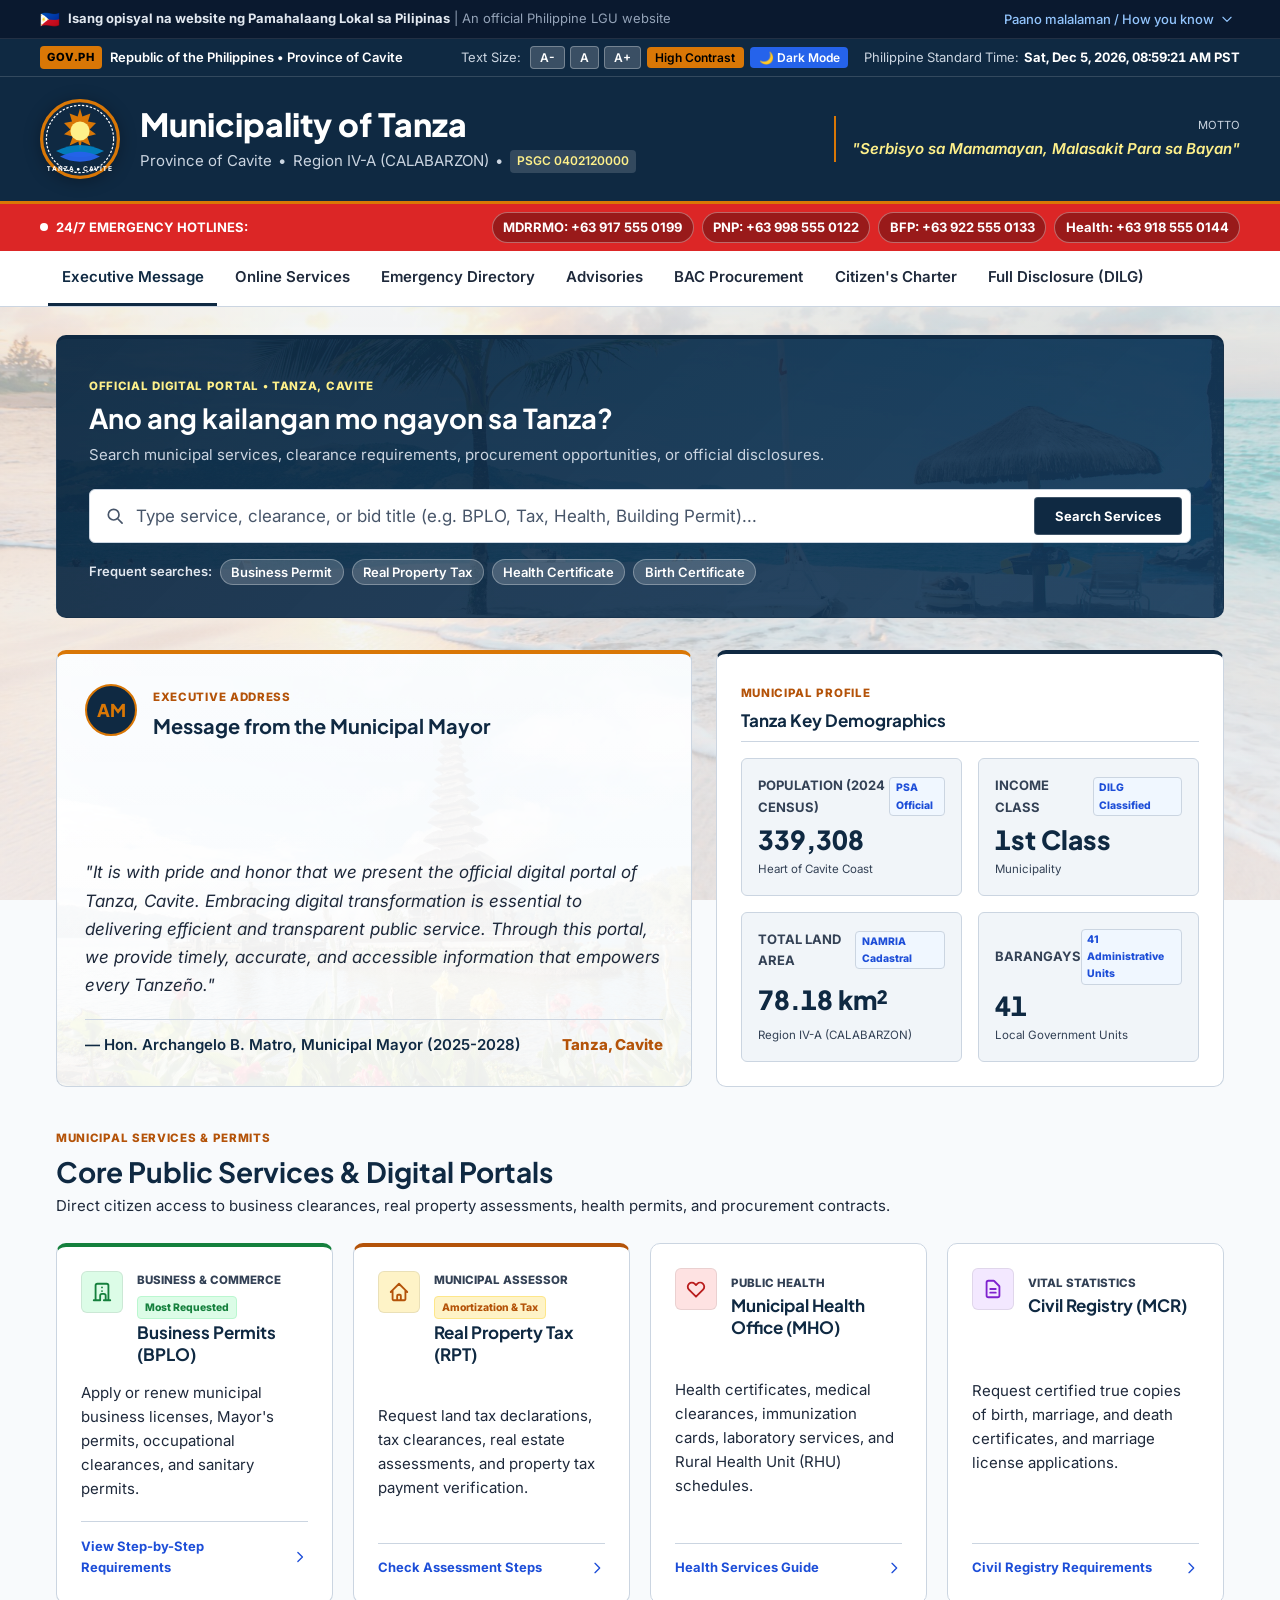
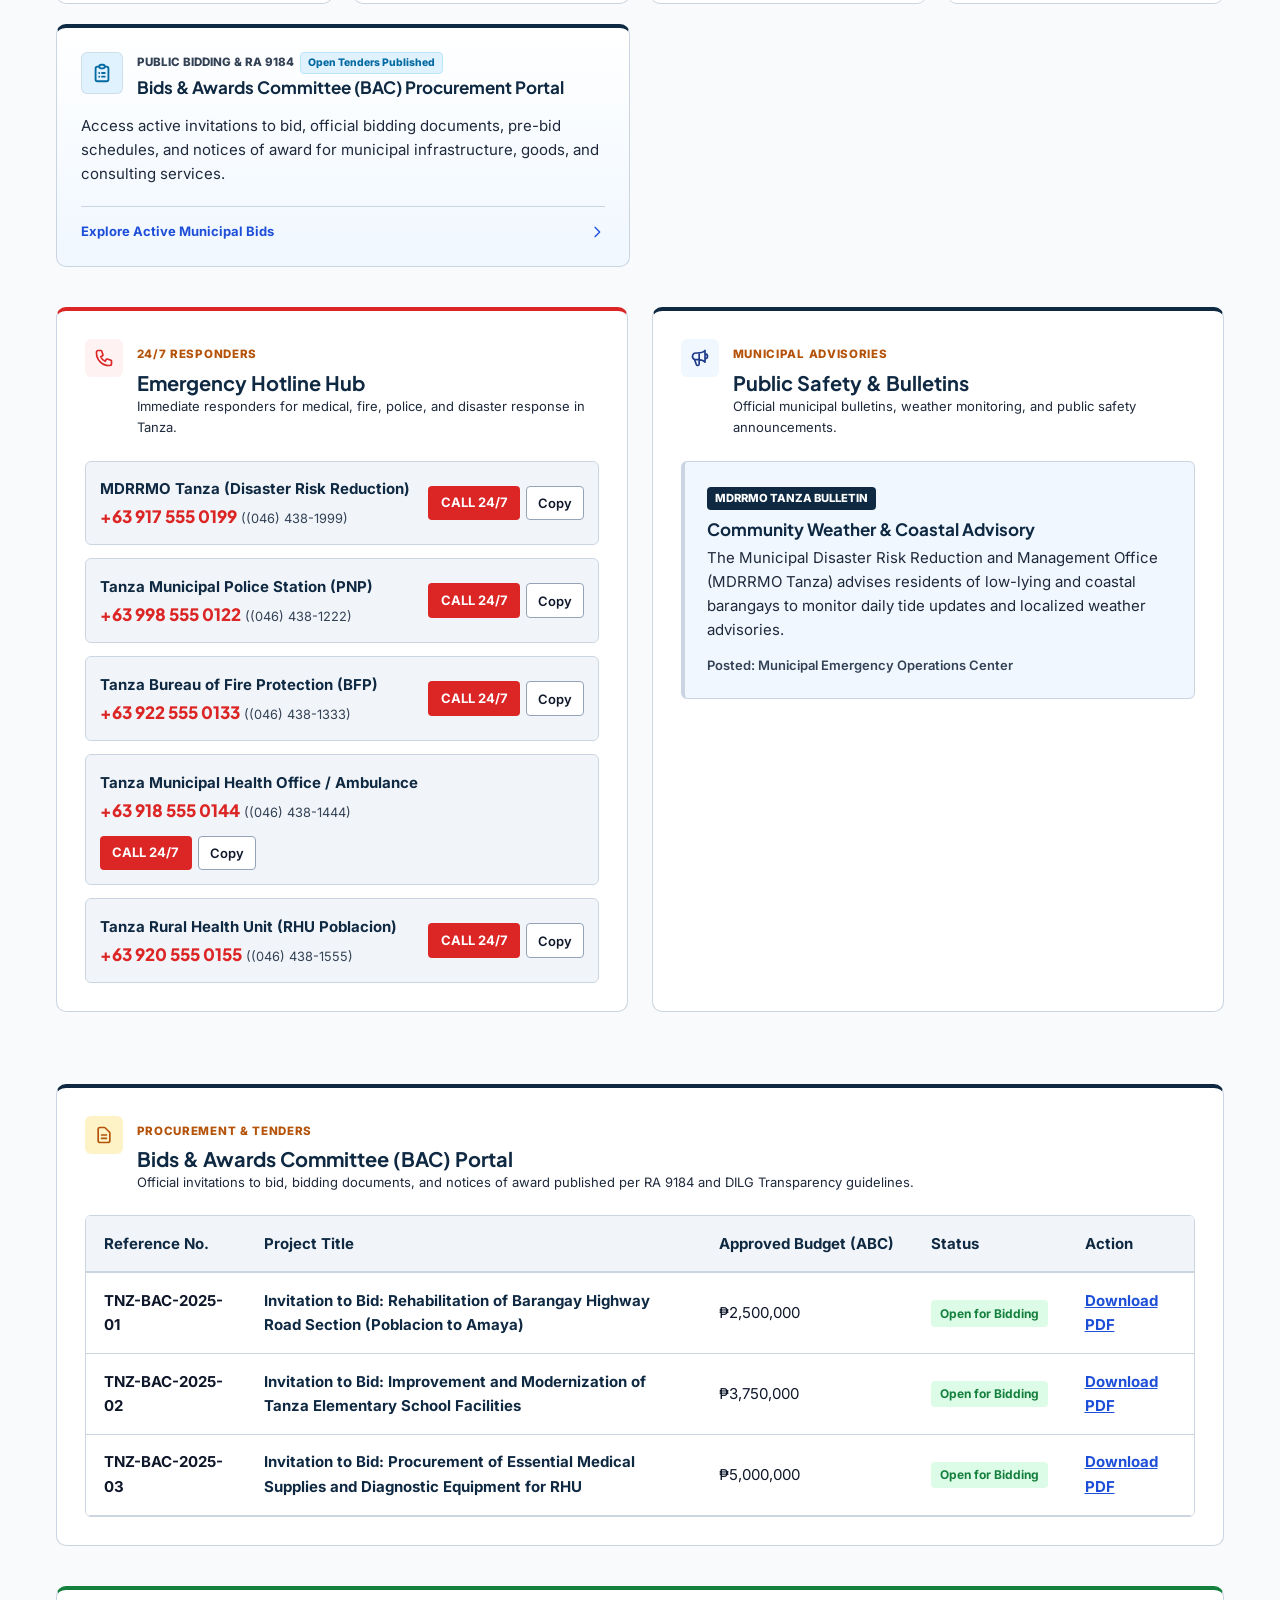
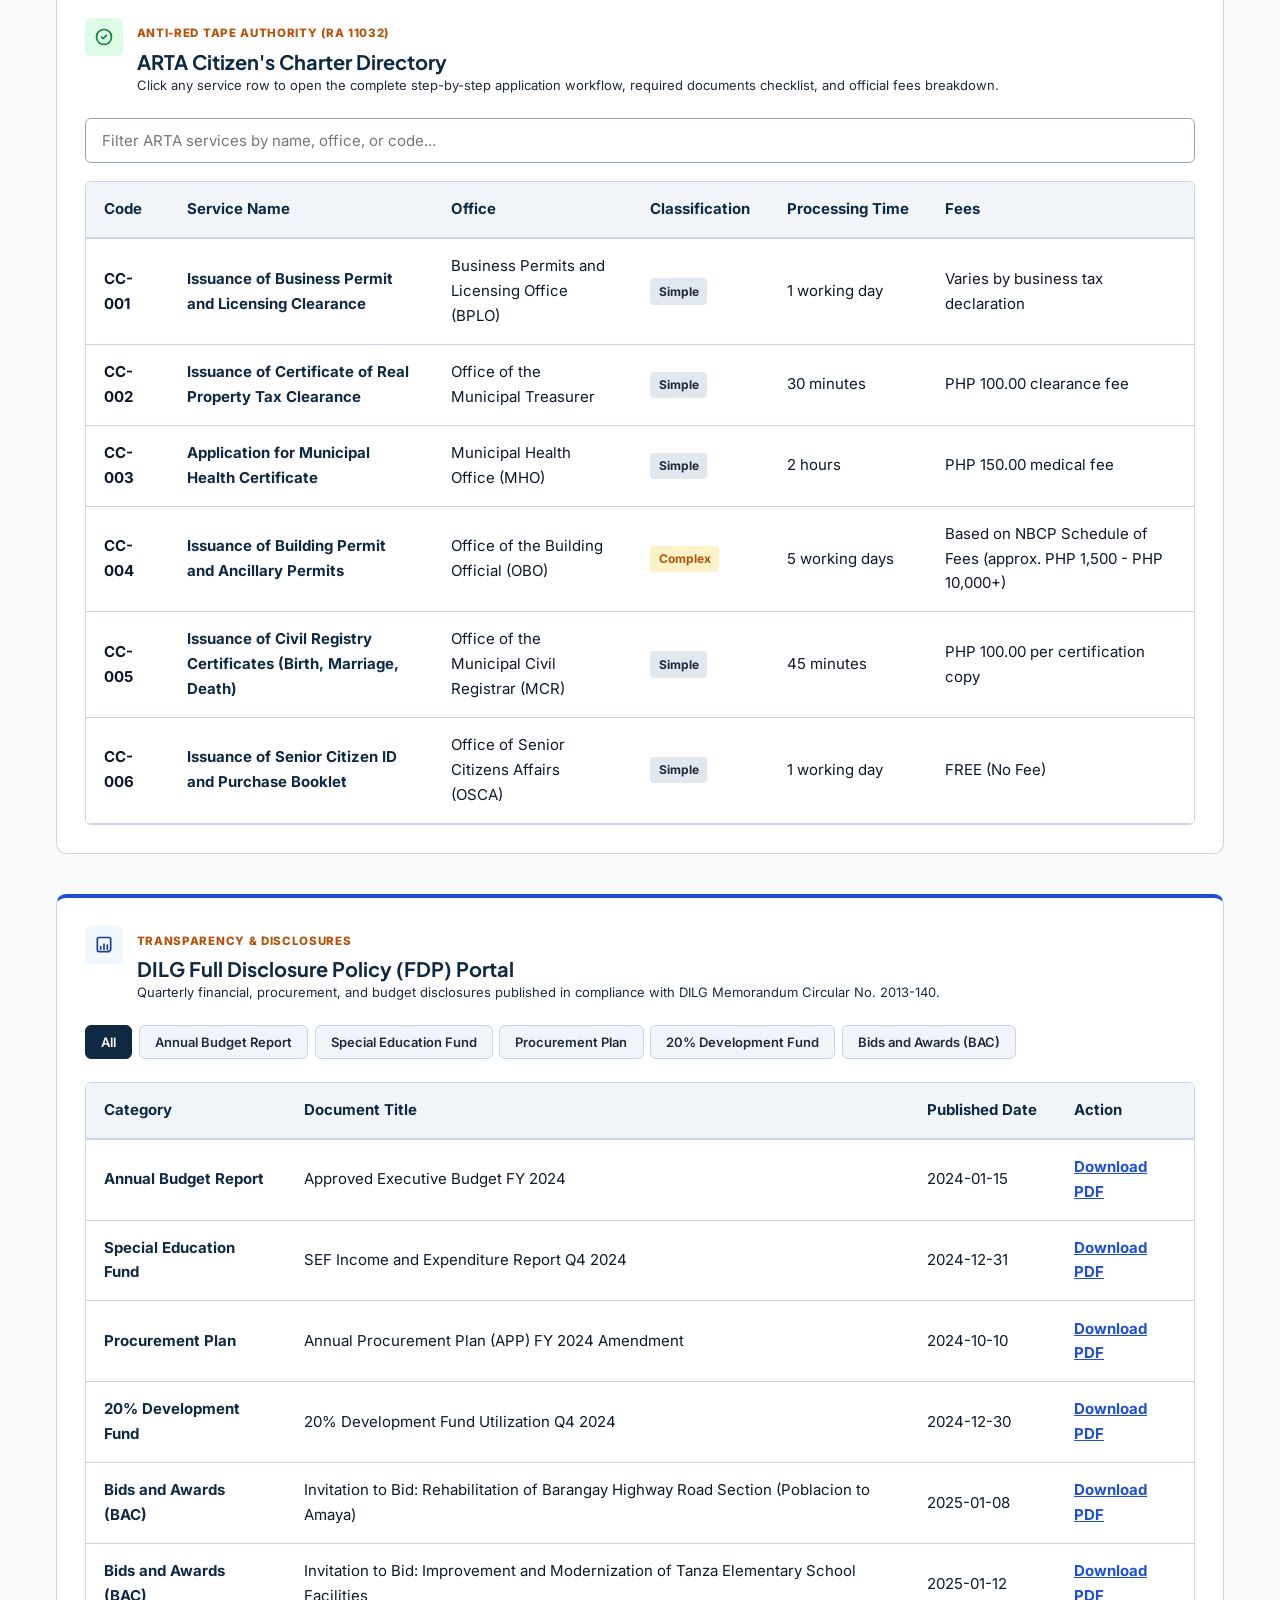
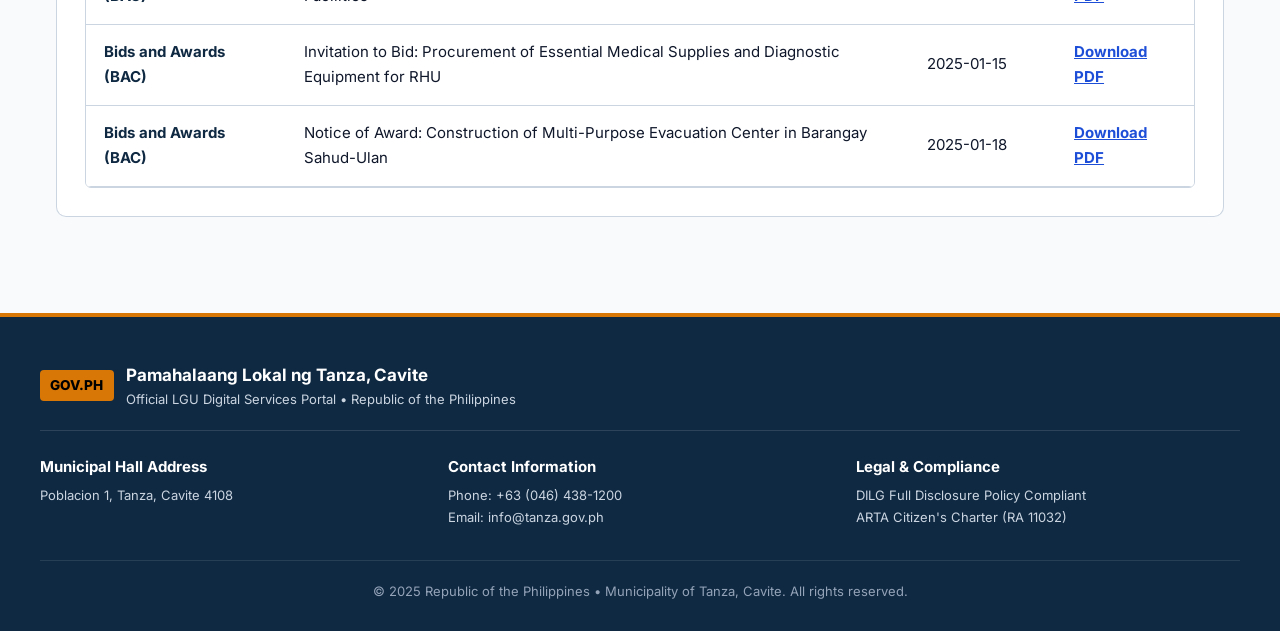
<file: index.html>
<!DOCTYPE html>
<html lang="en">
<head>
  <meta charset="UTF-8">
  <meta name="viewport" content="width=device-width, initial-scale=1.0">
  <title>Municipality of Tanza, Cavite - Official LGU Digital Portal</title>

  <!-- Google Fonts: Inter & Plus Jakarta Sans -->
  <link rel="preconnect" href="https://fonts.googleapis.com">
  <link rel="preconnect" href="https://fonts.gstatic.com" crossorigin>
  <link href="https://fonts.googleapis.com/css2?family=Inter:wght@400;500;600;700&family=Plus+Jakarta+Sans:wght@600;700;800&display=swap" rel="stylesheet">

  <!-- Main Stylesheet -->
  <link rel="stylesheet" href="css/style.css?v=12.0.0">
</head>
<body>

  <!-- [00.A] Fixed Moving Tanza Landscape Background -->
  <div id="global-landscape-bg" class="global-landscape-bg" aria-hidden="true">
    <div class="landscape-layer layer-1"></div>
    <div class="landscape-layer layer-2"></div>
    <div class="landscape-overlay-mask"></div>
  </div>

  <!-- [00.B] Official Government Verification Banner (USWDS/SGDS Standard) -->
  <div id="ph-gov-banner" class="official-gov-banner" aria-label="Official Philippine Government Verification Banner">
    <div class="gov-banner-container">
      <div class="gov-banner-text">
        <span class="gov-flag-icon" aria-hidden="true">🇵🇭</span>
        <span>
          <strong>Isang opisyal na website ng Pamahalaang Lokal sa Pilipinas</strong>
          <span class="gov-banner-sub">| An official Philippine LGU website</span>
        </span>
      </div>

      <button type="button" 
              id="gov-banner-toggle" 
              aria-expanded="false" 
              aria-controls="gov-banner-details" 
              class="gov-banner-btn">
        <span>Paano malalaman / How you know</span>
        <svg id="gov-banner-chevron" class="gov-chevron-icon" viewBox="0 0 24 24" fill="none" stroke="currentColor">
          <path stroke-linecap="round" stroke-linejoin="round" stroke-width="2" d="M19 9l-7 7-7-7"/>
        </svg>
      </button>
    </div>

    <!-- Collapsible Verification Details Panel -->
    <div id="gov-banner-details" class="gov-banner-details" hidden>
      <div class="gov-banner-details-grid">
        <div class="gov-verify-card">
          <div class="gov-verify-icon">
            <svg viewBox="0 0 24 24" fill="none" stroke="currentColor" stroke-width="2"><path stroke-linecap="round" stroke-linejoin="round" d="M19.428 15.428a2 2 0 00-1.022-.547l-2.387-.477a6 6 0 00-3.86.517l-.318.158a6 6 0 01-3.86.517L6.05 15.21a2 2 0 00-1.806.547M8 4h8l-1 1v5.172a2 2 0 00.586 1.414l5 5c1.26 1.26.367 3.414-1.415 3.414H4.828c-1.782 0-2.674-2.154-1.414-3.414l5-5A2 2 0 009 10.172V5L8 4z"/></svg>
          </div>
          <div>
            <strong>Opisyal na Domain (.gov.ph)</strong>
            <p>Ang mga opisyal na website ng pamahalaan sa Pilipinas ay nagtatapos sa <strong>.gov.ph</strong>. Siguraduhing nasa opisyal na domain ka bago magbigay ng sensitibong impormasyon.</p>
          </div>
        </div>

        <div class="gov-verify-card">
          <div class="gov-verify-icon lock">
            <svg viewBox="0 0 24 24" fill="none" stroke="currentColor" stroke-width="2"><path stroke-linecap="round" stroke-linejoin="round" d="M12 15v2m-6 4h12a2 2 0 002-2v-6a2 2 0 00-2-2H6a2 2 0 00-2 2v6a2 2 0 002 2zm10-10V7a4 4 0 00-8 0v4h8z"/></svg>
          </div>
          <div>
            <strong>Ligtas na Encrypted Koneksyon (HTTPS)</strong>
            <p>Tingnan ang lock icon sa browser address bar. Ang <strong>https://</strong> ay nagpapatunay na naka-encrypt at ligtas ang iyong datos.</p>
          </div>
        </div>
      </div>
    </div>
  </div>

  <!-- [01] Utility & Accessibility Top Bar -->
  <div class="top-gov-bar">
    <div class="top-gov-container">
      <div class="gov-brand">
        <span class="seal-badge">GOV.PH</span>
        <span class="gov-brand-title">Republic of the Philippines &bull; Province of Cavite</span>
      </div>

      <!-- Accessibility & Theme Controls -->
      <div class="utility-controls-group">
        <div class="a11y-btn-group" aria-label="Accessibility Text Resize & Contrast">
          <span class="a11y-label">Text Size:</span>
          <button type="button" id="btn-font-decrease" class="a11y-btn" title="Decrease font size">A-</button>
          <button type="button" id="btn-font-reset" class="a11y-btn" title="Reset font size">A</button>
          <button type="button" id="btn-font-increase" class="a11y-btn" title="Increase font size">A+</button>
          <button type="button" id="btn-high-contrast" class="a11y-btn contrast-toggle" title="Toggle high contrast mode">
            <span>High Contrast</span>
          </button>
          <button type="button" id="btn-theme-toggle" class="a11y-btn theme-toggle" title="Toggle dark mode">
            <span>🌙 Dark Mode</span>
          </button>
        </div>

        <div class="clock-display">
          <span class="clock-label">Philippine Standard Time:</span>
          <strong id="pst-clock">PST (UTC+8)</strong>
        </div>
      </div>
    </div>
  </div>

  <!-- [02] Primary Civic Header & Official LGU Seal -->
  <header class="main-header">
    <div class="header-container">
      <div class="header-brand-group">
        <!-- Official Tanza LGU Seal Emblem -->
        <div class="seal-wrapper">
          <svg class="lgu-seal-svg" viewBox="0 0 100 100" aria-label="Official Seal of the Municipality of Tanza, Cavite">
            <circle cx="50" cy="50" r="48" fill="#0f2942" stroke="#d97706" stroke-width="4"/>
            <circle cx="50" cy="50" r="42" fill="none" stroke="#ffffff" stroke-width="1.5" stroke-dasharray="3 2"/>
            <path d="M50 12 L53 22 L63 18 L60 28 L70 30 L62 38 L70 44 L59 47 L63 58 L52 53 L50 64 L48 53 L37 58 L41 47 L30 44 L38 38 L30 30 L40 28 L37 18 L47 22 Z" fill="#d97706"/>
            <path d="M20 65 Q 50 50 80 65 Q 50 80 20 65 Z" fill="#0284c7" opacity="0.9"/>
            <path d="M25 72 Q 50 60 75 72 Q 50 85 25 72 Z" fill="#2563eb" opacity="0.95"/>
            <circle cx="50" cy="40" r="12" fill="#fef08a"/>
            <text x="50" y="90" font-family="'Plus Jakarta Sans', sans-serif" font-size="8" font-weight="800" fill="#ffffff" text-anchor="middle" letter-spacing="1">TANZA &bull; CAVITE</text>
          </svg>
        </div>

        <div class="lgu-title" id="lgu-header-info">
          <h1>Municipality of Tanza</h1>
          <p>
            <span>Province of Cavite</span> &bull; 
            <span>Region IV-A (CALABARZON)</span> &bull; 
            <span class="psgc-pill">PSGC 0402120000</span>
          </p>
        </div>
      </div>

      <div class="header-tagline-badge">
        <span class="tagline-sub">Motto</span>
        <strong class="tagline-main">"Serbisyo sa Mamamayan, Malasakit Para sa Bayan"</strong>
      </div>
    </div>
  </header>

  <!-- [03] Sticky 24/7 Emergency Hotlines Bar -->
  <div class="sticky-emergency-bar">
    <div class="emergency-bar-inner">
      <div class="emergency-title-tag">
        <span class="emergency-pulse-dot" aria-hidden="true"></span>
        <strong>24/7 EMERGENCY HOTLINES:</strong>
      </div>
      <div class="emergency-hotline-pills">
        <a href="tel:+639175550199" class="hotline-pill">MDRRMO: +63 917 555 0199</a>
        <a href="tel:+639985550122" class="hotline-pill">PNP: +63 998 555 0122</a>
        <a href="tel:+639225550133" class="hotline-pill">BFP: +63 922 555 0133</a>
        <a href="tel:+639185550144" class="hotline-pill">Health: +63 918 555 0144</a>
      </div>
    </div>
  </div>

  <!-- [04] Primary Main Navigation Bar -->
  <nav class="main-nav-bar" aria-label="Main Portal Navigation">
    <div class="nav-container">
      <a href="#about" class="nav-link active">Executive Message</a>
      <a href="#services" class="nav-link">Online Services</a>
      <a href="#emergency" class="nav-link">Emergency Directory</a>
      <a href="#announcements" class="nav-link">Advisories</a>
      <a href="#bac" class="nav-link">BAC Procurement</a>
      <a href="#charter" class="nav-link">Citizen's Charter</a>
      <a href="#fdp" class="nav-link">Full Disclosure (DILG)</a>
    </div>
  </nav>

  <main class="portal-main-content">

    <!-- [05] Universal Citizen Search Hero Card -->
    <section class="universal-search-section" aria-label="Universal Municipal Search">
      <div class="search-hero-card accent-bar-navy">
        <div class="search-hero-header">
          <span class="eyebrow-tag light">OFFICIAL DIGITAL PORTAL &bull; TANZA, CAVITE</span>
          <h2>Ano ang kailangan mo ngayon sa Tanza?</h2>
          <p>Search municipal services, clearance requirements, procurement opportunities, or official disclosures.</p>
        </div>

        <div class="search-input-wrapper">
          <div class="search-icon-prefix" aria-hidden="true">
            <svg viewBox="0 0 24 24" fill="none" stroke="currentColor" stroke-width="2.2"><path stroke-linecap="round" stroke-linejoin="round" d="M21 21l-6-6m2-5a7 7 0 11-14 0 7 7 0 0114 0z"/></svg>
          </div>
          <input type="text" id="universal-search-input" class="universal-input" placeholder="Type service, clearance, or bid title (e.g. BPLO, Tax, Health, Building Permit)...">
          <button type="button" id="universal-search-btn" class="search-submit-btn" onclick="document.getElementById('universal-search-input').focus()">Search Services</button>
          <button type="button" id="universal-search-clear" class="search-clear-btn" title="Clear search" aria-label="Clear search">&times;</button>
        </div>

        <div class="search-quick-tags">
          <span class="quick-tag-label">Frequent searches:</span>
          <button type="button" class="quick-tag-btn" onclick="document.getElementById('universal-search-input').value='Business Permit'; document.getElementById('universal-search-input').dispatchEvent(new Event('input'));">Business Permit</button>
          <button type="button" class="quick-tag-btn" onclick="document.getElementById('universal-search-input').value='Real Property Tax'; document.getElementById('universal-search-input').dispatchEvent(new Event('input'));">Real Property Tax</button>
          <button type="button" class="quick-tag-btn" onclick="document.getElementById('universal-search-input').value='Health Certificate'; document.getElementById('universal-search-input').dispatchEvent(new Event('input'));">Health Certificate</button>
          <button type="button" class="quick-tag-btn" onclick="document.getElementById('universal-search-input').value='Birth Certificate'; document.getElementById('universal-search-input').dispatchEvent(new Event('input'));">Birth Certificate</button>
        </div>
      </div>
    </section>

    <!-- [06] Mayor's Executive Welcome & Key Municipal Stats -->
    <section id="about" class="executive-hero-section">
      <div class="executive-hero-grid">
        <!-- Executive Welcome Message -->
        <div id="lgu-overview" class="executive-message-card accent-bar-gold">
          <div class="executive-card-header">
            <div class="mayor-avatar-badge" title="Mayor Archangelo B. Matro">AM</div>
            <div>
              <span class="eyebrow-tag dark">EXECUTIVE ADDRESS</span>
              <h2>Message from the Municipal Mayor</h2>
            </div>
          </div>
          <div class="executive-quote" id="mayor-message-box">
            Loading executive message...
          </div>
        </div>

        <!-- Municipal Key Facts Stats Panel -->
        <div class="stat-panel accent-bar-navy">
          <div class="panel-header-compact">
            <span class="eyebrow-tag dark">MUNICIPAL PROFILE</span>
            <h3>Tanza Key Demographics</h3>
          </div>
          
          <div class="stat-grid-crafted">
            <div class="stat-block">
              <div class="stat-block-header">
                <span class="stat-label">Population (2024 Census)</span>
                <span class="stat-provenance">PSA Official</span>
              </div>
              <div class="stat-value" data-count="339308">339,308</div>
              <div class="stat-sub">Heart of Cavite Coast</div>
            </div>

            <div class="stat-block">
              <div class="stat-block-header">
                <span class="stat-label">Income Class</span>
                <span class="stat-provenance">DILG Classified</span>
              </div>
              <div class="stat-value">1st Class</div>
              <div class="stat-sub">Municipality</div>
            </div>

            <div class="stat-block">
              <div class="stat-block-header">
                <span class="stat-label">Total Land Area</span>
                <span class="stat-provenance">NAMRIA Cadastral</span>
              </div>
              <div class="stat-value" data-count="78.33" data-decimals="2" data-suffix=" km²">78.33 km²</div>
              <div class="stat-sub">Region IV-A (CALABARZON)</div>
            </div>

            <div class="stat-block">
              <div class="stat-block-header">
                <span class="stat-label">Barangays</span>
                <span class="stat-provenance">41 Administrative Units</span>
              </div>
              <div class="stat-value" data-count="41">41</div>
              <div class="stat-sub">Local Government Units</div>
            </div>
          </div>
        </div>
      </div>
    </section>

    <!-- [07] Core Public Services Grid -->
    <section id="services" class="portal-section">
      <div class="section-title-group">
        <span class="eyebrow-tag dark">MUNICIPAL SERVICES &amp; PERMITS</span>
        <h2>Core Public Services &amp; Digital Portals</h2>
        <p>Direct citizen access to business clearances, real property assessments, health permits, and procurement contracts.</p>
      </div>

      <div class="service-actions-grid">
        <!-- Service 1: BPLO -->
        <a href="#charter" class="action-card card-featured-bplo">
          <div class="action-card-header">
            <div class="action-card-icon icon-bplo">
              <svg viewBox="0 0 24 24" fill="none" stroke="currentColor" stroke-width="2"><path stroke-linecap="round" stroke-linejoin="round" d="M19 21V5a2 2 0 00-2-2H7a2 2 0 00-2 2v16m14 0h2m-2 0h-5m-9 0H3m2 0h5m0 0v-5a2 2 0 012-2h2a2 2 0 012 2v5m-4-14h.01M12 11h.01M12 7h.01"/></svg>
            </div>
            <div>
              <div class="card-tag-row">
                <span class="action-card-category">Business &amp; Commerce</span>
                <span class="card-pill-tag green">Most Requested</span>
              </div>
              <h3>Business Permits (BPLO)</h3>
            </div>
          </div>
          <p>Apply or renew municipal business licenses, Mayor's permits, occupational clearances, and sanitary permits.</p>
          <div class="action-card-footer">
            <span>View Step-by-Step Requirements</span>
            <svg viewBox="0 0 24 24" fill="none" stroke="currentColor" stroke-width="2"><path stroke-linecap="round" stroke-linejoin="round" d="M9 5l7 7-7 7"/></svg>
          </div>
        </a>

        <!-- Service 2: Real Property Tax -->
        <a href="#charter" class="action-card card-featured-tax">
          <div class="action-card-header">
            <div class="action-card-icon icon-tax">
              <svg viewBox="0 0 24 24" fill="none" stroke="currentColor" stroke-width="2"><path stroke-linecap="round" stroke-linejoin="round" d="M3 12l2-2m0 0l7-7 7 7M5 10v10a1 1 0 001 1h3m10-11l2 2m-2-2v10a1 1 0 01-1 1h-3m-6 0a1 1 0 001-1v-4a1 1 0 011-1h2a1 1 0 011 1v4a1 1 0 001 1m-6 0h6"/></svg>
            </div>
            <div>
              <div class="card-tag-row">
                <span class="action-card-category">Municipal Assessor</span>
                <span class="card-pill-tag amber">Amortization &amp; Tax</span>
              </div>
              <h3>Real Property Tax (RPT)</h3>
            </div>
          </div>
          <p>Request land tax declarations, tax clearances, real estate assessments, and property tax payment verification.</p>
          <div class="action-card-footer">
            <span>Check Assessment Steps</span>
            <svg viewBox="0 0 24 24" fill="none" stroke="currentColor" stroke-width="2"><path stroke-linecap="round" stroke-linejoin="round" d="M9 5l7 7-7 7"/></svg>
          </div>
        </a>

        <!-- Service 3: Municipal Health -->
        <a href="#charter" class="action-card">
          <div class="action-card-header">
            <div class="action-card-icon icon-health">
              <svg viewBox="0 0 24 24" fill="none" stroke="currentColor" stroke-width="2"><path stroke-linecap="round" stroke-linejoin="round" d="M4.318 6.318a4.5 4.5 0 000 6.364L12 20.364l7.682-7.684a4.5 4.5 0 00-6.364-6.364L12 7.636l-1.318-1.318a4.5 4.5 0 00-6.364 0z"/></svg>
            </div>
            <div>
              <span class="action-card-category">Public Health</span>
              <h3>Municipal Health Office (MHO)</h3>
            </div>
          </div>
          <p>Health certificates, medical clearances, immunization cards, laboratory services, and Rural Health Unit (RHU) schedules.</p>
          <div class="action-card-footer">
            <span>Health Services Guide</span>
            <svg viewBox="0 0 24 24" fill="none" stroke="currentColor" stroke-width="2"><path stroke-linecap="round" stroke-linejoin="round" d="M9 5l7 7-7 7"/></svg>
          </div>
        </a>

        <!-- Service 4: Civil Registry -->
        <a href="#charter" class="action-card">
          <div class="action-card-header">
            <div class="action-card-icon icon-registry">
              <svg viewBox="0 0 24 24" fill="none" stroke="currentColor" stroke-width="2"><path stroke-linecap="round" stroke-linejoin="round" d="M9 12h6m-6 4h6m2 5H7a2 2 0 01-2-2V5a2 2 0 012-2h5.586a1 1 0 01.707.293l5.414 5.414a1 1 0 01.293.707V19a2 2 0 01-2 2z"/></svg>
            </div>
            <div>
              <span class="action-card-category">Vital Statistics</span>
              <h3>Civil Registry (MCR)</h3>
            </div>
          </div>
          <p>Request certified true copies of birth, marriage, and death certificates, and marriage license applications.</p>
          <div class="action-card-footer">
            <span>Civil Registry Requirements</span>
            <svg viewBox="0 0 24 24" fill="none" stroke="currentColor" stroke-width="2"><path stroke-linecap="round" stroke-linejoin="round" d="M9 5l7 7-7 7"/></svg>
          </div>
        </a>

        <!-- Service 5: BAC Procurement Spotlight -->
        <a href="#bac" class="action-card feature-span card-featured-bac">
          <div class="action-card-header">
            <div class="action-card-icon icon-bac">
              <svg viewBox="0 0 24 24" fill="none" stroke="currentColor" stroke-width="2"><path stroke-linecap="round" stroke-linejoin="round" d="M9 5H7a2 2 0 00-2 2v12a2 2 0 002 2h10a2 2 0 002-2V7a2 2 0 00-2-2h-2M9 5a2 2 0 002 2h2a2 2 0 002-2M9 5a2 2 0 012-2h2a2 2 0 012 2m-3 7h3m-3 4h3m-6-4h.01M9 16h.01"/></svg>
            </div>
            <div>
              <div class="card-tag-row">
                <span class="action-card-category">Public Bidding &amp; RA 9184</span>
                <span class="card-pill-tag blue">Open Tenders Published</span>
              </div>
              <h3>Bids &amp; Awards Committee (BAC) Procurement Portal</h3>
            </div>
          </div>
          <p>Access active invitations to bid, official bidding documents, pre-bid schedules, and notices of award for municipal infrastructure, goods, and consulting services.</p>
          <div class="action-card-footer">
            <span>Explore Active Municipal Bids</span>
            <svg viewBox="0 0 24 24" fill="none" stroke="currentColor" stroke-width="2"><path stroke-linecap="round" stroke-linejoin="round" d="M9 5l7 7-7 7"/></svg>
          </div>
        </a>
      </div>
    </section>

    <!-- [08] 2-Column Section: Emergency Directory & Public Advisories -->
    <div class="portal-grid-2col">
      <!-- 24/7 Emergency Directory Card -->
      <section id="emergency" class="portal-card accent-bar-red">
        <div class="card-title-group">
          <div class="card-title-icon red">
            <svg viewBox="0 0 24 24" fill="none" stroke="currentColor" stroke-width="2"><path stroke-linecap="round" stroke-linejoin="round" d="M3 5a2 2 0 012-2h3.28a1 1 0 01.948.684l1.498 4.493a1 1 0 01-.502 1.21l-2.257 1.13a11.042 11.042 0 005.516 5.516l1.13-2.257a1 1 0 011.21-.502l4.493 1.498a1 1 0 01.684.949V19a2 2 0 01-2 2h-1C9.716 21 3 14.284 3 6V5z"/></svg>
          </div>
          <div>
            <span class="eyebrow-tag dark">24/7 RESPONDERS</span>
            <h2>Emergency Hotline Hub</h2>
            <p>Immediate responders for medical, fire, police, and disaster response in Tanza.</p>
          </div>
        </div>

        <ul id="emergency-contacts" class="emergency-list">
          <li class="emergency-item">Loading emergency directory...</li>
        </ul>
      </section>

      <!-- Public Advisories & Notices Card -->
      <section id="announcements" class="portal-card accent-bar-navy">
        <div class="card-title-group">
          <div class="card-title-icon blue">
            <svg viewBox="0 0 24 24" fill="none" stroke="currentColor" stroke-width="2"><path stroke-linecap="round" stroke-linejoin="round" d="M11 5.882V19.24a1.76 1.76 0 01-3.417.592l-2.147-6.15M18 13a3 3 0 100-6M5.436 13.683A4.001 4.001 0 017 6h1.832c4.1 0 7.625-1.234 9.168-3v14c-1.543-1.766-5.067-3-9.168-3H7a3.988 3.988 0 01-1.564-.317z"/></svg>
          </div>
          <div>
            <span class="eyebrow-tag dark">MUNICIPAL ADVISORIES</span>
            <h2>Public Safety &amp; Bulletins</h2>
            <p>Official municipal bulletins, weather monitoring, and public safety announcements.</p>
          </div>
        </div>

        <div class="advisory-box">
          <div class="advisory-badge">MDRRMO TANZA BULLETIN</div>
          <h3>Community Weather &amp; Coastal Advisory</h3>
          <p>
            The Municipal Disaster Risk Reduction and Management Office (MDRRMO Tanza) advises residents of low-lying and coastal barangays to monitor daily tide updates and localized weather advisories.
          </p>
          <div class="advisory-footer">
            <span>Posted: Municipal Emergency Operations Center</span>
          </div>
        </div>
      </section>
    </div>

    <!-- [09] Bids & Awards Committee (BAC) Table -->
    <section id="bac" class="portal-card full-width-card accent-bar-navy">
      <div class="card-title-group">
        <div class="card-title-icon amber">
          <svg viewBox="0 0 24 24" fill="none" stroke="currentColor" stroke-width="2"><path stroke-linecap="round" stroke-linejoin="round" d="M9 12h6m-6 4h6m2 5H7a2 2 0 01-2-2V5a2 2 0 012-2h5.586a1 1 0 01.707.293l5.414 5.414a1 1 0 01.293.707V19a2 2 0 01-2 2z"/></svg>
        </div>
        <div>
          <span class="eyebrow-tag dark">PROCUREMENT &amp; TENDERS</span>
          <h2>Bids &amp; Awards Committee (BAC) Portal</h2>
          <p>Official invitations to bid, bidding documents, and notices of award published per RA 9184 and DILG Transparency guidelines.</p>
        </div>
      </div>

      <div class="table-responsive">
        <table class="data-table">
          <thead>
            <tr>
              <th scope="col">Reference No.</th>
              <th scope="col">Project Title</th>
              <th scope="col">Approved Budget (ABC)</th>
              <th scope="col">Status</th>
              <th scope="col">Action</th>
            </tr>
          </thead>
          <tbody id="bac-table-body">
            <tr><td colspan="5" class="table-loading">Loading procurement notices...</td></tr>
          </tbody>
        </table>
      </div>
    </section>

    <!-- [10] ARTA Citizen's Charter Directory (RA 11032) -->
    <section id="charter" class="portal-card full-width-card accent-bar-green">
      <div class="card-title-group">
        <div class="card-title-icon green">
          <svg viewBox="0 0 24 24" fill="none" stroke="currentColor" stroke-width="2"><path stroke-linecap="round" stroke-linejoin="round" d="M9 12l2 2 4-4m6 2a9 9 0 11-18 0 9 9 0 0118 0z"/></svg>
        </div>
        <div>
          <span class="eyebrow-tag dark">ANTI-RED TAPE AUTHORITY (RA 11032)</span>
          <h2>ARTA Citizen's Charter Directory</h2>
          <p>Click any service row to open the complete step-by-step application workflow, required documents checklist, and official fees breakdown.</p>
        </div>
      </div>

      <div class="charter-filter-bar">
        <label for="charter-search" class="visually-hidden">Filter ARTA services by name or code</label>
        <input type="text" id="charter-search" class="charter-filter-input" placeholder="Filter ARTA services by name, office, or code...">
      </div>

      <div class="table-responsive">
        <table class="data-table interactive-table">
          <thead>
            <tr>
              <th scope="col">Code</th>
              <th scope="col">Service Name</th>
              <th scope="col">Office</th>
              <th scope="col">Classification</th>
              <th scope="col">Processing Time</th>
              <th scope="col">Fees</th>
            </tr>
          </thead>
          <tbody id="charter-table-body">
            <tr><td colspan="6" class="table-loading">Loading services...</td></tr>
          </tbody>
        </table>
      </div>
    </section>

    <!-- [11] DILG Full Disclosure Policy (FDP) Portal -->
    <section id="fdp" class="portal-card full-width-card accent-bar-blue">
      <div class="card-title-group">
        <div class="card-title-icon blue">
          <svg viewBox="0 0 24 24" fill="none" stroke="currentColor" stroke-width="2"><path stroke-linecap="round" stroke-linejoin="round" d="M8 14v3m4-6v6m4-5v5m2 3H6a2 2 0 01-2-2V5a2 2 0 012-2h12a2 2 0 012 2v12a2 2 0 01-2 2z"/></svg>
        </div>
        <div>
          <span class="eyebrow-tag dark">TRANSPARENCY &amp; DISCLOSURES</span>
          <h2>DILG Full Disclosure Policy (FDP) Portal</h2>
          <p>Quarterly financial, procurement, and budget disclosures published in compliance with DILG Memorandum Circular No. 2013-140.</p>
        </div>
      </div>

      <div id="fdp-tabs" class="tab-buttons" role="tablist"></div>

      <div class="table-responsive">
        <table class="data-table">
          <thead>
            <tr>
              <th scope="col">Category</th>
              <th scope="col">Document Title</th>
              <th scope="col">Published Date</th>
              <th scope="col">Action</th>
            </tr>
          </thead>
          <tbody id="fdp-table-body">
            <tr><td colspan="4" class="table-loading">Loading FDP documents...</td></tr>
          </tbody>
        </table>
      </div>
    </section>

  </main>

  <!-- [12] Interactive ARTA Citizen's Charter Modal Drawer -->
  <div id="charter-modal" class="modal-overlay" aria-hidden="true">
    <div class="modal-container" role="dialog" aria-modal="true" aria-labelledby="modal-title">
      <div class="modal-header">
        <div>
          <span id="modal-badge" class="badge badge-simple">Classification</span>
          <h3 id="modal-title">Service Title</h3>
          <p id="modal-office">Responsible Office</p>
        </div>
        <button id="modal-close" class="modal-close-btn" aria-label="Close details modal">&times;</button>
      </div>

      <div class="modal-body">
        <div class="modal-section">
          <h4>Required Documents Checklist</h4>
          <ul id="modal-requirements" class="modal-list">
            <li>Loading requirements...</li>
          </ul>
        </div>

        <div class="modal-section">
          <h4>Step-by-Step Application Procedure</h4>
          <ul id="modal-steps" class="modal-list">
            <li>Loading procedural steps...</li>
          </ul>
        </div>

        <div class="modal-summary-box">
          <div><strong>Processing Time:</strong> <span id="modal-time">0 Days</span></div>
          <div><strong>Official Fees:</strong> <span id="modal-fees">₱0.00</span></div>
        </div>
      </div>
    </div>
  </div>

  <!-- Toast Notification Bar -->
  <div id="toast-bar" class="toast-notification" aria-live="polite">Phone number copied to clipboard!</div>

  <!-- [13] Institutional Civic Footer -->
  <footer class="main-footer">
    <div class="footer-container">
      <div class="footer-brand">
        <div class="footer-seal-badge">GOV.PH</div>
        <div>
          <p class="footer-title">Pamahalaang Lokal ng Tanza, Cavite</p>
          <p class="footer-sub">Official LGU Digital Services Portal &bull; Republic of the Philippines</p>
        </div>
      </div>

      <div class="footer-meta-grid">
        <div class="footer-meta-block">
          <strong>Municipal Hall Address</strong>
          <p>Poblacion 1, Tanza, Cavite 4108</p>
        </div>
        <div class="footer-meta-block">
          <strong>Contact Information</strong>
          <p>Phone: +63 (046) 438-1200</p>
          <p>Email: info@tanza.gov.ph</p>
        </div>
        <div class="footer-meta-block">
          <strong>Legal &amp; Compliance</strong>
          <p>DILG Full Disclosure Policy Compliant</p>
          <p>ARTA Citizen's Charter (RA 11032)</p>
        </div>
      </div>

      <div class="footer-copyright">
        <p>&copy; 2025 Republic of the Philippines &bull; Municipality of Tanza, Cavite. All rights reserved.</p>
      </div>
    </div>
  </footer>

  <script src="js/app.js"></script>
</body>
</html>
</file>
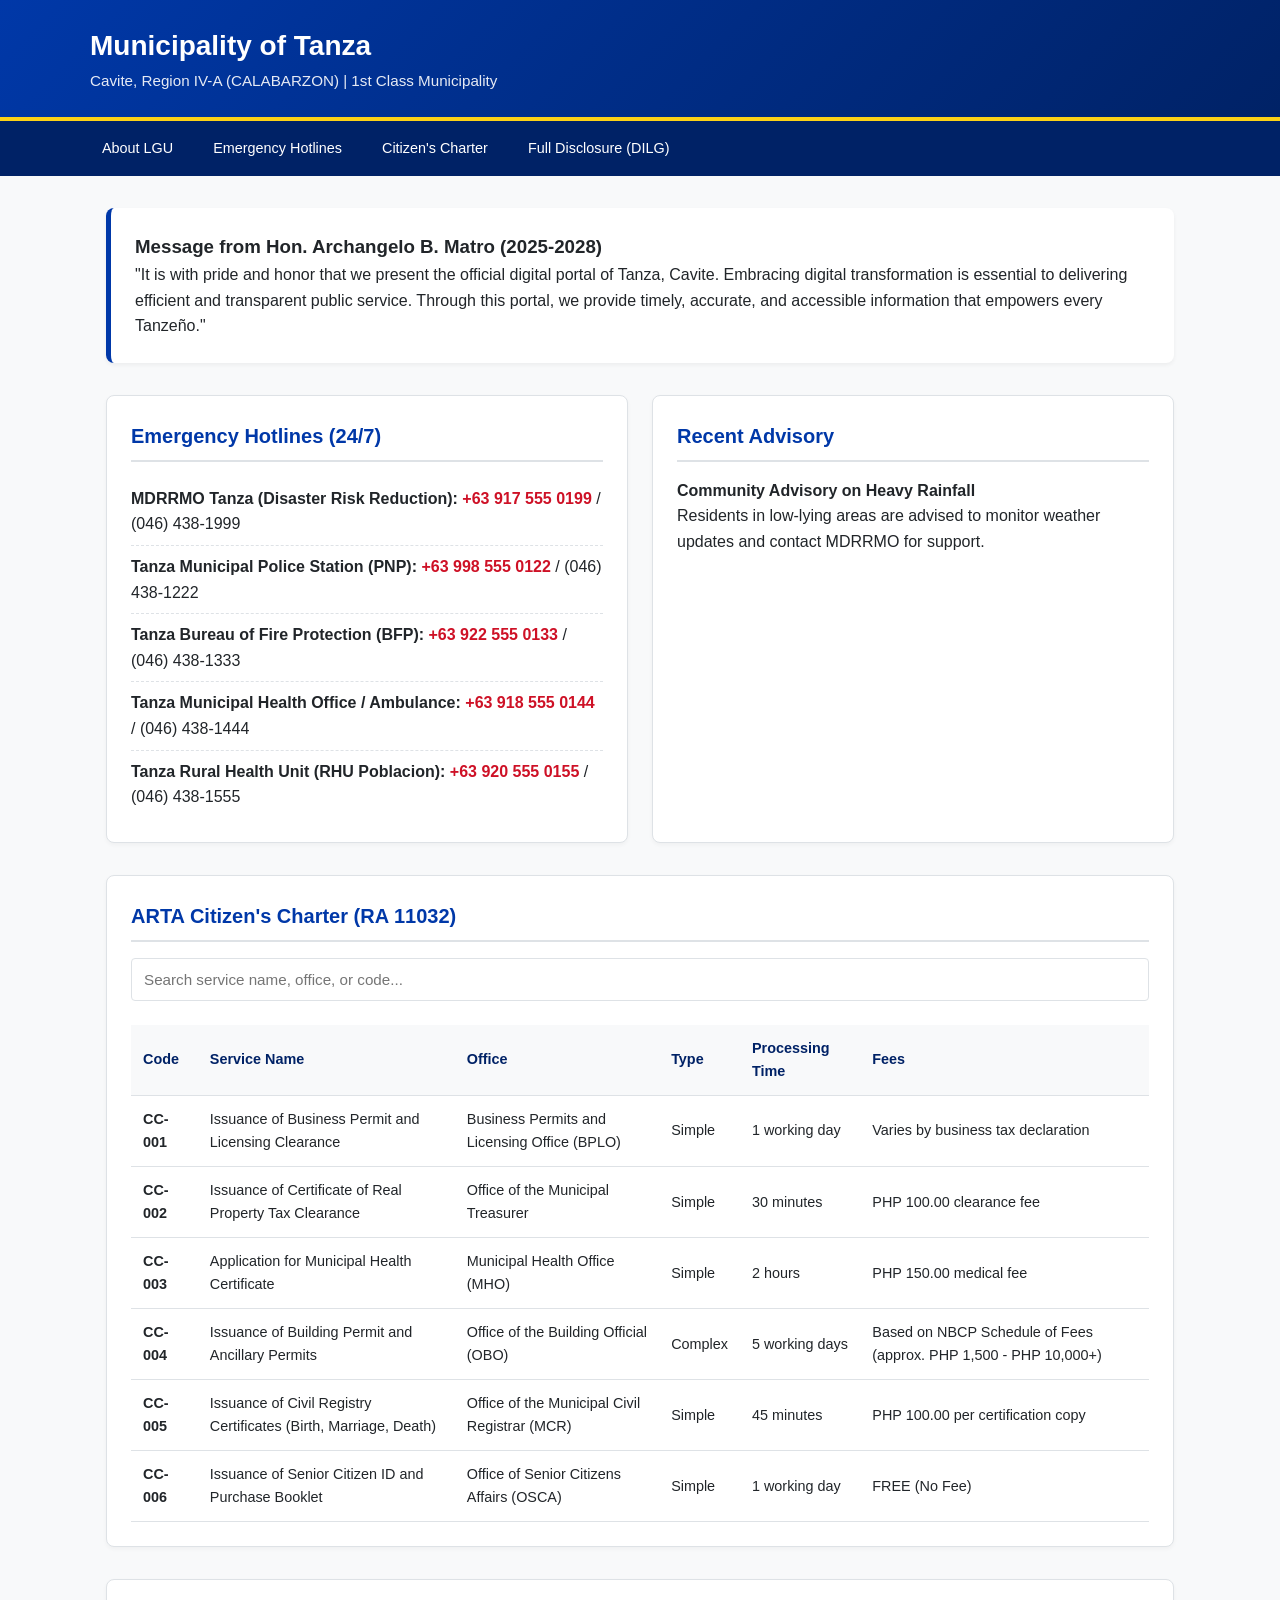
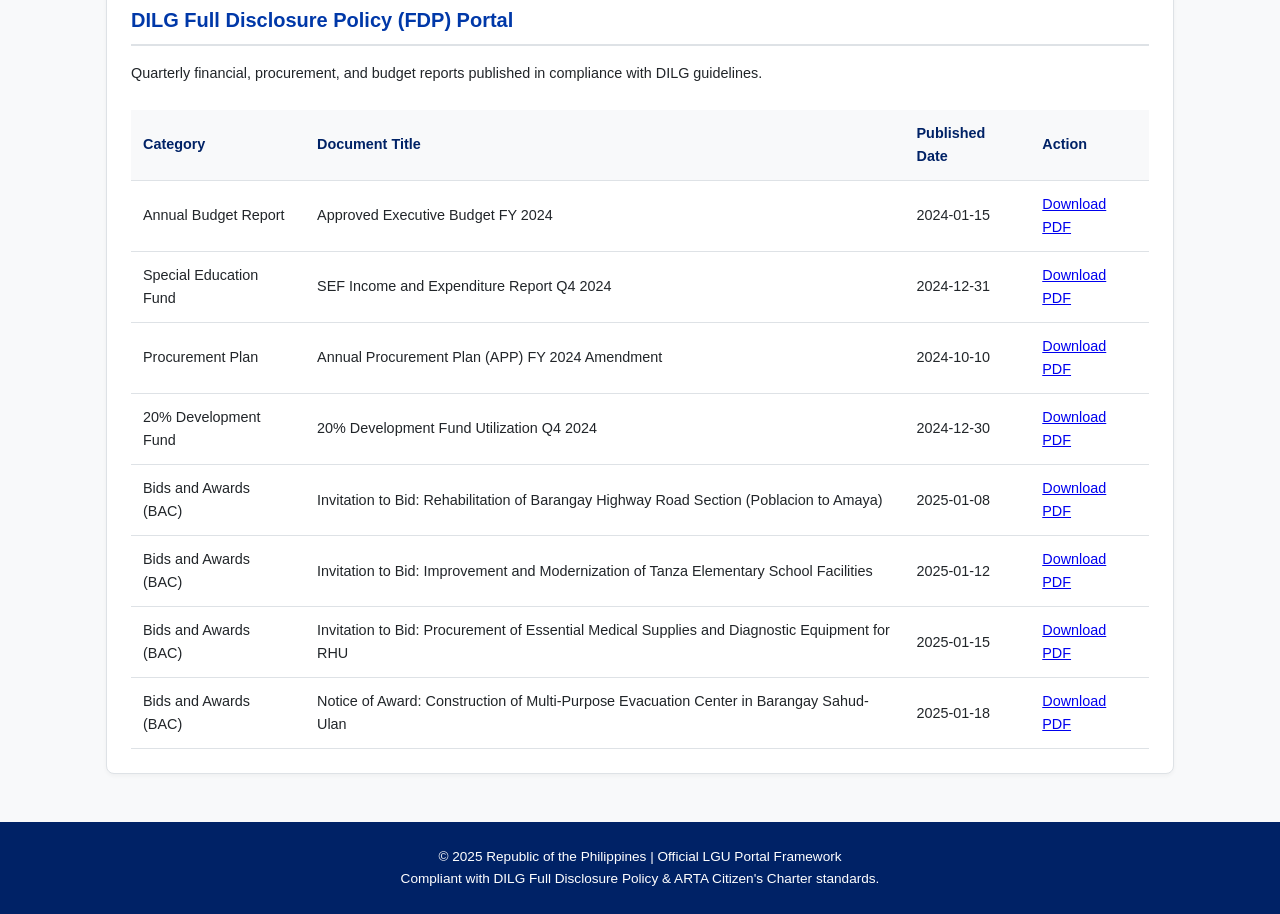
<file: src/index.html>
<!DOCTYPE html>
<html lang="en">
<head>
  <meta charset="UTF-8">
  <meta name="viewport" content="width=device-width, initial-scale=1.0">
  <title>LGU Web Portal - Republic of the Philippines</title>
  <link rel="stylesheet" href="css/style.css">
</head>
<body>

  <header>
    <div class="header-container">
      <div class="lgu-title" id="lgu-header-info">
        <h1>Local Government Unit</h1>
        <p>Republic of the Philippines</p>
      </div>
    </div>
  </header>

  <nav>
    <div class="nav-container">
      <a href="#about">About LGU</a>
      <a href="#emergency">Emergency Hotlines</a>
      <a href="#charter">Citizen's Charter</a>
      <a href="#fdp">Full Disclosure (DILG)</a>
    </div>
  </nav>

  <main>
    <section id="about" class="hero">
      <div id="mayor-message">
        <h3>Welcome to the LGU Portal</h3>
        <p>Providing transparent, accessible, and fast public services.</p>
      </div>
    </section>

    <div class="grid">
      <section id="emergency" class="card">
        <h2>Emergency Hotlines (24/7)</h2>
        <ul id="emergency-contacts" class="emergency-list">
          <li class="emergency-item">Loading emergency numbers...</li>
        </ul>
      </section>

      <section id="announcements" class="card">
        <h2>Recent Advisory</h2>
        <p><strong>Community Advisory on Heavy Rainfall</strong></p>
        <p>Residents in low-lying areas are advised to monitor weather updates and contact MDRRMO for support.</p>
      </section>
    </div>

    <section id="charter" class="card" style="margin-bottom: 2rem;">
      <h2>ARTA Citizen's Charter (RA 11032)</h2>
      <input type="text" id="charter-search" class="search-input" placeholder="Search service name, office, or code...">
      <div class="table-responsive">
        <table>
          <thead>
            <tr>
              <th>Code</th>
              <th>Service Name</th>
              <th>Office</th>
              <th>Type</th>
              <th>Processing Time</th>
              <th>Fees</th>
            </tr>
          </thead>
          <tbody id="charter-table-body">
            <tr><td colspan="6">Loading services...</td></tr>
          </tbody>
        </table>
      </div>
    </section>

    <section id="fdp" class="card">
      <h2>DILG Full Disclosure Policy (FDP) Portal</h2>
      <p style="margin-bottom: 1rem; font-size: 0.9rem;">Quarterly financial, procurement, and budget reports published in compliance with DILG guidelines.</p>
      <div class="table-responsive">
        <table>
          <thead>
            <tr>
              <th>Category</th>
              <th>Document Title</th>
              <th>Published Date</th>
              <th>Action</th>
            </tr>
          </thead>
          <tbody id="fdp-table-body">
            <tr><td colspan="4">Loading FDP documents...</td></tr>
          </tbody>
        </table>
      </div>
    </section>
  </main>

  <footer>
    <p>&copy; 2025 Republic of the Philippines | Official LGU Portal Framework</p>
    <p>Compliant with DILG Full Disclosure Policy & ARTA Citizen's Charter standards.</p>
  </footer>

  <script src="js/app.js"></script>
</body>
</html>
</file>
<file: css/style.css>
/* ==========================================================================
   LGU PH Web - Municipality of Tanza Official LGU Digital Portal
   Institutional Philippine Government Civic Design System
   Version: 14.0.0 (Top Bar & Search Button Contrast Fix)
   ========================================================================== */

@import url('https://fonts.googleapis.com/css2?family=Inter:wght@400;500;600;700&family=Plus+Jakarta+Sans:wght@600;700;800&display=swap');

:root {
  /* Institutional Colors */
  --color-primary-navy: #0f2942;
  --color-primary-dark: #0a192f;
  --color-primary-blue: #1e3a8a;
  --color-primary-light: #1d4ed8;
  --color-primary-tint: #f0f7ff;

  /* Accent Gold / Philippine Sun */
  --color-gold: #d97706;
  --color-gold-dark: #b45309;
  --color-gold-light: #fef3c7;

  /* Surfaces & Canvas */
  --bg-page: #f8fafc;
  --bg-card: #ffffff;
  --bg-card-alt: #f1f5f9;
  --bg-header: #0f2942;
  --bg-banner: #0a192f;

  /* Typography Colors */
  --text-main: #0f172a;
  --text-muted: #1e293b;
  --text-subtle: #334155;
  --text-inverse: #ffffff;
  --text-inverse-muted: #e2e8f0;
  --text-heading: #0f2942;

  /* Crisp Neutral Borders */
  --border-color: #cbd5e1;
  --border-dark: #94a3b8;
  --border-navy: rgba(15, 41, 66, 0.2);

  /* Status Colors */
  --color-emergency: #dc2626;
  --color-emergency-bg: #fef2f2;
  --color-success: #15803d;
  --color-success-bg: #dcfce7;
  --color-warning: #b45309;
  --color-warning-bg: #fef3c7;
  --color-info: #0369a1;
  --color-info-bg: #e0f2fe;

  /* Fonts */
  --font-sans: 'Inter', system-ui, -apple-system, BlinkMacSystemFont, "Segoe UI", Roboto, sans-serif;
  --font-heading: 'Plus Jakarta Sans', system-ui, -apple-system, sans-serif;

  /* Typography Scale */
  --text-xs: clamp(0.75rem, 0.72rem + 0.2vw, 0.8125rem);
  --text-sm: clamp(0.875rem, 0.82rem + 0.3vw, 0.9375rem);
  --text-base: clamp(1rem, 0.95rem + 0.25vw, 1.0625rem);
  --text-lg: clamp(1.125rem, 1.05rem + 0.4vw, 1.25rem);
  --text-xl: clamp(1.35rem, 1.2rem + 0.8vw, 1.75rem);
  --text-2xl: clamp(1.75rem, 1.4rem + 1.5vw, 2.25rem);

  /* Border Radii */
  --radius-xs: 4px;
  --radius-sm: 6px;
  --radius-md: 10px;
  --radius-lg: 14px;
  --radius-full: 9999px;

  /* Elevation Shadows */
  --shadow-sm: none;
  --shadow-md: none;
  --shadow-lg: 0 4px 12px rgba(15, 23, 42, 0.15);

  /* Transitions */
  --transition-fast: 150ms cubic-bezier(0.16, 1, 0.3, 1);
  --transition-normal: 220ms cubic-bezier(0.16, 1, 0.3, 1);
}

/* ==========================================================================
   Dark Theme Tokens
   ========================================================================== */
html.dark-theme {
  --bg-page: #0b1329;
  --bg-card: #1e293b;
  --bg-card-alt: #0f172a;
  --bg-header: #020617;
  --bg-banner: #020617;

  --text-main: #f8fafc;
  --text-muted: #e2e8f0;
  --text-subtle: #cbd5e1;
  --text-inverse: #ffffff;
  --text-inverse-muted: #cbd5e1;
  --text-heading: #f8fafc;

  --border-color: #334155;
  --border-dark: #475569;
  --color-primary-tint: #1e293b;

  --color-success-bg: #14532d;
  --color-success: #f0fdf4;
  --color-warning-bg: #78350f;
  --color-warning: #fef3c7;
  --color-info-bg: #0c4a6e;
  --color-info: #f0f9ff;
  --color-emergency-bg: #7f1d1d;
  --color-emergency: #fef2f2;
}

/* ==========================================================================
   00. Reset & Base Typography
   ========================================================================== */
*, *::before, *::after {
  box-sizing: border-box;
  margin: 0;
  padding: 0;
}

html {
  scroll-behavior: smooth;
  font-size: 16px;
}

body {
  font-family: var(--font-sans);
  color: var(--text-main);
  background-color: var(--bg-page);
  line-height: 1.65;
  letter-spacing: normal;
  -webkit-font-smoothing: antialiased;
  -moz-osx-font-smoothing: grayscale;
  min-height: 100vh;
  display: flex;
  flex-direction: column;
  position: relative;
}

h1, h2, h3, h4, h5, h6 {
  font-family: var(--font-heading);
  color: var(--text-heading);
  letter-spacing: normal;
  font-weight: 700;
  line-height: 1.3;
}

a {
  color: var(--color-primary-light);
  text-decoration: underline;
  transition: color var(--transition-fast);
}

a:hover {
  color: var(--color-primary-blue);
}

button, input, select, textarea {
  font-family: inherit;
  font-size: inherit;
}

.visually-hidden {
  position: absolute;
  width: 1px;
  height: 1px;
  padding: 0;
  margin: -1px;
  overflow: hidden;
  clip: rect(0, 0, 0, 0);
  white-space: nowrap;
  border: 0;
}

/* Eyebrow Category Badges */
.eyebrow-tag {
  display: inline-block;
  font-size: 0.72rem;
  font-weight: 800;
  text-transform: uppercase;
  letter-spacing: 0.06em;
  margin-bottom: 0.35rem;
}

.eyebrow-tag.dark {
  color: var(--color-gold-dark);
}

.eyebrow-tag.light {
  color: #fef08a;
}

/* Top Accent Ribbons for Structural Hierarchy */
.accent-bar-navy { border-top: 4px solid #0f2942 !important; }
.accent-bar-gold { border-top: 4px solid var(--color-gold) !important; }
.accent-bar-red { border-top: 4px solid var(--color-emergency) !important; }
.accent-bar-green { border-top: 4px solid var(--color-success) !important; }
.accent-bar-blue { border-top: 4px solid var(--color-primary-light) !important; }

/* ==========================================================================
   00.A Fixed Full-Page Visible Tanza Landscape Background System
   ========================================================================== */
.global-landscape-bg {
  position: fixed;
  inset: 0;
  z-index: -1;
  pointer-events: none;
  overflow: hidden;
  background-color: var(--bg-page);
}

.landscape-layer {
  position: absolute;
  inset: -5%;
  width: 110%;
  height: 110%;
  background-size: cover;
  background-position: center;
  will-change: transform, opacity;
}

.landscape-layer.layer-1 {
  background-image: url('../images/tanza_sunset_coast.jpg');
  animation: kenburnsPan1 38s infinite alternate ease-in-out, landscapeFade1 38s infinite ease-in-out;
}

.landscape-layer.layer-2 {
  background-image: url('../images/tanza_coastal_hero.jpg');
  animation: kenburnsPan2 44s infinite alternate ease-in-out, landscapeFade2 38s infinite ease-in-out;
  animation-delay: -19s;
}

@keyframes kenburnsPan1 {
  0% { transform: scale(1) translate(0, 0); }
  50% { transform: scale(1.06) translate(-1.5%, -1%); }
  100% { transform: scale(1.02) translate(1%, -1.5%); }
}

@keyframes kenburnsPan2 {
  0% { transform: scale(1.04) translate(1%, 1%); }
  50% { transform: scale(1) translate(-1%, 0); }
  100% { transform: scale(1.07) translate(-1.5%, 1%); }
}

@keyframes landscapeFade1 {
  0%, 45% { opacity: 0.45; }
  50%, 95% { opacity: 0.12; }
  100% { opacity: 0.45; }
}

@keyframes landscapeFade2 {
  0%, 45% { opacity: 0.12; }
  50%, 95% { opacity: 0.45; }
  100% { opacity: 0.12; }
}

.landscape-overlay-mask {
  position: absolute;
  inset: 0;
  background: linear-gradient(180deg, 
    rgba(248, 250, 252, 0.65) 0%, 
    rgba(248, 250, 252, 0.60) 45%, 
    rgba(248, 250, 252, 0.70) 100%);
}

html.dark-theme .landscape-overlay-mask {
  background: linear-gradient(180deg, 
    rgba(11, 19, 41, 0.78) 0%, 
    rgba(11, 19, 41, 0.72) 45%, 
    rgba(11, 19, 41, 0.82) 100%);
}

/* ==========================================================================
   01. Official Government Verification Banner (USWDS/SGDS Standard)
   ========================================================================== */
.official-gov-banner {
  background-color: var(--bg-banner);
  color: var(--text-inverse-muted);
  border-bottom: 1px solid rgba(255, 255, 255, 0.1);
  font-size: var(--text-xs);
  padding: 0.35rem 1rem;
}

.gov-banner-container {
  max-width: 1200px;
  margin: 0 auto;
  display: flex;
  align-items: center;
  justify-content: space-between;
  gap: 0.75rem;
  flex-wrap: wrap;
}

.gov-banner-text {
  display: flex;
  align-items: center;
  gap: 0.5rem;
}

.gov-flag-icon {
  font-size: 1rem;
}

.gov-banner-sub {
  color: #94a3b8;
  font-weight: 400;
}

.gov-banner-btn {
  background: none;
  border: none;
  color: #93c5fd;
  cursor: pointer;
  display: flex;
  align-items: center;
  gap: 0.35rem;
  font-size: var(--text-xs);
  font-weight: 500;
  padding: 0.2rem 0.4rem;
  border-radius: var(--radius-xs);
}

.gov-banner-btn:hover {
  text-decoration: underline;
  color: #ffffff;
}

.gov-chevron-icon {
  width: 14px;
  height: 14px;
  transition: transform var(--transition-fast);
}

.gov-banner-btn[aria-expanded="true"] .gov-chevron-icon {
  transform: rotate(180deg);
}

.gov-banner-details {
  max-width: 1200px;
  margin: 0.5rem auto 0.25rem;
  padding-top: 0.5rem;
  border-top: 1px solid rgba(255, 255, 255, 0.1);
}

.gov-banner-details-grid {
  display: grid;
  grid-template-columns: repeat(auto-fit, minmax(280px, 1fr));
  gap: 1rem;
}

.gov-verify-card {
  display: flex;
  gap: 0.75rem;
  background: rgba(255, 255, 255, 0.05);
  padding: 0.75rem;
  border-radius: var(--radius-sm);
  border: 1px solid rgba(255, 255, 255, 0.08);
}

.gov-verify-icon {
  width: 28px;
  height: 28px;
  min-width: 28px;
  color: #60a5fa;
}

.gov-verify-icon.lock {
  color: #34d399;
}

.gov-verify-card strong {
  display: block;
  color: #ffffff;
  margin-bottom: 0.2rem;
}

.gov-verify-card p {
  color: #cbd5e1;
  font-size: 0.75rem;
  line-height: 1.4;
}

/* ==========================================================================
   02. Utility & Accessibility Top Bar (Always Solid Dark Navy)
   ========================================================================== */
.top-gov-bar {
  background-color: #0f2942 !important;
  color: #ffffff !important;
  border-bottom: 1px solid rgba(255, 255, 255, 0.15);
  padding: 0.45rem 1rem;
  font-size: var(--text-xs);
}

.top-gov-container {
  max-width: 1200px;
  margin: 0 auto;
  display: flex;
  align-items: center;
  justify-content: space-between;
  gap: 1rem;
  flex-wrap: wrap;
}

.gov-brand {
  display: flex;
  align-items: center;
  gap: 0.5rem;
}

.seal-badge {
  background-color: var(--color-gold) !important;
  color: #000000 !important;
  font-weight: 800;
  padding: 0.15rem 0.45rem;
  border-radius: var(--radius-xs);
  font-size: 0.7rem;
  letter-spacing: 0.05em;
}

.gov-brand-title {
  font-weight: 600;
  color: #ffffff !important;
}

.utility-controls-group {
  display: flex;
  align-items: center;
  gap: 1rem;
  flex-wrap: wrap;
}

.a11y-btn-group {
  display: flex;
  align-items: center;
  gap: 0.35rem;
}

.a11y-label {
  color: #cbd5e1 !important;
  margin-right: 0.2rem;
}

.a11y-btn {
  background: rgba(255, 255, 255, 0.18) !important;
  border: 1px solid rgba(255, 255, 255, 0.3) !important;
  color: #ffffff !important;
  padding: 0.2rem 0.55rem;
  border-radius: var(--radius-xs);
  font-size: 0.75rem;
  font-weight: 600;
  cursor: pointer;
  transition: background var(--transition-fast);
}

.a11y-btn:hover {
  background: rgba(255, 255, 255, 0.32) !important;
}

.a11y-btn.contrast-toggle {
  background: var(--color-gold) !important;
  color: #000000 !important;
  border: none !important;
}

.a11y-btn.theme-toggle {
  background: #2563eb !important;
  color: #ffffff !important;
  border: none !important;
}

.clock-display {
  font-variant-numeric: tabular-nums;
  color: #ffffff !important;
  display: flex;
  align-items: center;
  gap: 0.35rem;
}

.clock-label {
  color: #cbd5e1 !important;
}

/* ==========================================================================
   03. Main Civic Header & Official Seal
   ========================================================================== */
.main-header {
  background-color: var(--bg-header);
  color: #ffffff;
  padding: 1.35rem 1rem;
  border-bottom: 3px solid var(--color-gold);
}

.header-container {
  max-width: 1200px;
  margin: 0 auto;
  display: flex;
  align-items: center;
  justify-content: space-between;
  gap: 1.5rem;
  flex-wrap: wrap;
}

.header-brand-group {
  display: flex;
  align-items: center;
  gap: 1.25rem;
}

.seal-wrapper {
  width: 80px;
  height: 80px;
  min-width: 80px;
  filter: drop-shadow(0 2px 8px rgba(0,0,0,0.3));
}

.lgu-seal-svg {
  width: 100%;
  height: 100%;
  display: block;
}

.lgu-title h1 {
  color: #ffffff !important;
  font-size: clamp(1.5rem, 1.2rem + 1vw, 2rem);
  margin-bottom: 0.2rem;
  font-weight: 800;
}

.lgu-title p {
  color: #cbd5e1 !important;
  font-size: var(--text-sm);
  display: flex;
  align-items: center;
  gap: 0.4rem;
  flex-wrap: wrap;
}

.psgc-pill {
  background: rgba(255, 255, 255, 0.15);
  color: #fef08a !important;
  padding: 0.1rem 0.45rem;
  border-radius: var(--radius-xs);
  font-size: 0.75rem;
  font-weight: 600;
}

.header-tagline-badge {
  text-align: right;
  border-left: 2px solid var(--color-gold);
  padding-left: 1rem;
}

.tagline-sub {
  display: block;
  font-size: 0.7rem;
  text-transform: uppercase;
  color: #cbd5e1 !important;
}

.tagline-main {
  font-size: var(--text-sm);
  color: #fef08a !important;
  font-style: italic;
  font-weight: 600;
}

/* ==========================================================================
   04. Sticky Emergency Hotline Ticker
   ========================================================================== */
.sticky-emergency-bar {
  position: sticky;
  top: 0;
  z-index: 90;
  background-color: var(--color-emergency);
  color: #ffffff;
  padding: 0.5rem 1rem;
}

.emergency-bar-inner {
  max-width: 1200px;
  margin: 0 auto;
  display: flex;
  align-items: center;
  justify-content: space-between;
  gap: 1rem;
  flex-wrap: wrap;
}

.emergency-title-tag {
  display: flex;
  align-items: center;
  gap: 0.5rem;
  font-size: var(--text-xs);
  white-space: nowrap;
}

.emergency-pulse-dot {
  width: 8px;
  height: 8px;
  background-color: #ffffff;
  border-radius: var(--radius-full);
  animation: pulse-dot 1.8s infinite;
}

@keyframes pulse-dot {
  0% { transform: scale(0.95); opacity: 1; }
  50% { transform: scale(1.3); opacity: 0.6; }
  100% { transform: scale(0.95); opacity: 1; }
}

.emergency-hotline-pills {
  display: flex;
  align-items: center;
  gap: 0.5rem;
  flex-wrap: wrap;
}

.hotline-pill {
  background: rgba(0, 0, 0, 0.3);
  color: #ffffff !important;
  font-size: var(--text-xs);
  font-weight: 700;
  padding: 0.25rem 0.65rem;
  border-radius: var(--radius-full);
  border: 1px solid rgba(255, 255, 255, 0.35);
  text-decoration: none;
  transition: background var(--transition-fast);
}

.hotline-pill:hover {
  background: #ffffff;
  color: var(--color-emergency) !important;
}

/* ==========================================================================
   05. Main Navigation Bar
   ========================================================================== */
.main-nav-bar {
  background-color: var(--bg-card);
  border-bottom: 1px solid var(--border-color);
}

.nav-container {
  max-width: 1200px;
  margin: 0 auto;
  display: flex;
  align-items: center;
  gap: 0.25rem;
  overflow-x: auto;
  padding: 0 0.5rem;
  scrollbar-width: none;
}

.nav-container::-webkit-scrollbar {
  display: none;
}

.nav-link {
  color: var(--text-muted);
  font-weight: 600;
  font-size: var(--text-sm);
  padding: 0.85rem 0.85rem;
  white-space: nowrap;
  text-decoration: none;
  border-bottom: 3px solid transparent;
  transition: all var(--transition-fast);
}

.nav-link:hover {
  color: var(--text-heading);
  background-color: var(--bg-card-alt);
}

.nav-link.active {
  color: var(--text-heading);
  border-bottom-color: var(--text-heading);
}

/* ==========================================================================
   06. Main Portal Content & Universal Search
   ========================================================================== */
.portal-main-content {
  max-width: 1200px;
  width: 100%;
  margin: 1.75rem auto 3.5rem;
  padding: 0 1rem;
  flex: 1;
}

/* Universal Search Section */
.universal-search-section {
  margin-bottom: 2rem;
}

.search-hero-card {
  background: linear-gradient(135deg, rgba(15, 41, 66, 0.95) 0%, rgba(21, 58, 92, 0.91) 100%),
              url('../images/tanza_sunset_coast.jpg') center/cover no-repeat;
  color: #ffffff;
  padding: 2rem;
  border-radius: var(--radius-md);
  border: 1px solid var(--border-navy);
}

.search-hero-header h2 {
  color: #ffffff !important;
  font-size: clamp(1.35rem, 1.15rem + 0.7vw, 1.75rem);
  margin-bottom: 0.35rem;
}

.search-hero-header p {
  color: #cbd5e1 !important;
  font-size: var(--text-sm);
  margin-bottom: 1.35rem;
}

.search-input-wrapper {
  position: relative;
  display: flex;
  align-items: center;
  background: #ffffff !important;
  border-radius: var(--radius-sm);
  padding: 0.25rem 0.5rem;
  border: 1px solid var(--border-color);
}

.search-icon-prefix {
  width: 22px;
  height: 22px;
  color: #475569 !important;
  margin-left: 0.5rem;
  display: flex;
  align-items: center;
}

.universal-input {
  width: 100%;
  border: none;
  outline: none;
  padding: 0.75rem 0.75rem;
  font-size: var(--text-base);
  color: #0f172a !important;
  background: transparent;
}

.universal-input::placeholder {
  color: #475569 !important;
}

.search-submit-btn {
  background-color: #0f2942 !important;
  color: #ffffff !important;
  border: 1px solid rgba(255, 255, 255, 0.2) !important;
  padding: 0.6rem 1.25rem !important;
  border-radius: var(--radius-xs) !important;
  font-size: var(--text-xs) !important;
  font-weight: 700 !important;
  cursor: pointer !important;
  white-space: nowrap !important;
  transition: background-color var(--transition-fast) !important;
}

.search-submit-btn:hover {
  background-color: #1d4ed8 !important;
  color: #ffffff !important;
}

.search-clear-btn {
  background: none;
  border: none;
  font-size: 1.5rem;
  color: #475569 !important;
  cursor: pointer;
  padding: 0 0.5rem;
  display: none;
}

.search-clear-btn.active {
  display: block;
}

.search-quick-tags {
  display: flex;
  align-items: center;
  gap: 0.5rem;
  margin-top: 1rem;
  flex-wrap: wrap;
  font-size: var(--text-xs);
}

.quick-tag-label {
  color: #e2e8f0 !important;
  font-weight: 600;
}

.quick-tag-btn {
  background: rgba(255, 255, 255, 0.18) !important;
  color: #ffffff !important;
  border: 1px solid rgba(255, 255, 255, 0.3) !important;
  padding: 0.25rem 0.65rem;
  border-radius: var(--radius-full);
  font-size: var(--text-xs);
  font-weight: 600;
  cursor: pointer;
  transition: all var(--transition-fast);
}

.quick-tag-btn:hover {
  background: #ffffff !important;
  color: #0f2942 !important;
}

/* ==========================================================================
   07. Executive Hero & Stats Panel
   ========================================================================== */
.executive-hero-section {
  margin-bottom: 2.25rem;
}

.executive-hero-grid {
  display: grid;
  grid-template-columns: 1.25fr 1fr;
  gap: 1.5rem;
}

@media (max-width: 900px) {
  .executive-hero-grid {
    grid-template-columns: 1fr;
  }
}

.executive-message-card {
  background: linear-gradient(180deg, rgba(255, 255, 255, 0.97) 0%, rgba(255, 255, 255, 0.93) 100%),
              url('../images/philippine_heritage.jpg') center/cover no-repeat;
  border: 1px solid var(--border-color);
  border-radius: var(--radius-md);
  padding: 1.75rem;
  display: flex;
  flex-direction: column;
  justify-content: space-between;
}

html.dark-theme .executive-message-card {
  background: linear-gradient(180deg, rgba(30, 41, 59, 0.97) 0%, rgba(30, 41, 59, 0.93) 100%),
              url('../images/philippine_heritage.jpg') center/cover no-repeat;
}

.executive-card-header {
  display: flex;
  align-items: center;
  gap: 1rem;
  margin-bottom: 1.25rem;
}

.mayor-avatar-badge {
  width: 52px;
  height: 52px;
  min-width: 52px;
  background-color: #0f2942 !important;
  color: var(--color-gold) !important;
  border: 2px solid var(--color-gold);
  border-radius: var(--radius-full);
  display: flex;
  align-items: center;
  justify-content: center;
  font-weight: 800;
  font-size: 1.1rem;
  font-family: var(--font-heading);
}

.executive-card-header h2 {
  font-size: var(--text-lg);
}

.executive-quote p {
  font-size: var(--text-base);
  color: var(--text-muted);
  line-height: 1.65;
  font-style: italic;
}

.executive-signature {
  margin-top: 1.25rem;
  padding-top: 0.85rem;
  border-top: 1px solid var(--border-color);
  display: flex;
  justify-content: space-between;
  align-items: center;
  font-size: var(--text-sm);
  font-weight: 600;
  color: var(--text-heading);
  flex-wrap: wrap;
  gap: 0.5rem;
}

.executive-location {
  color: var(--color-gold-dark);
  font-weight: 800;
}

/* Stat Panel */
.stat-panel {
  background-color: var(--bg-card);
  border: 1px solid var(--border-color);
  border-radius: var(--radius-md);
  padding: 1.5rem;
  display: flex;
  flex-direction: column;
}

.panel-header-compact {
  margin-bottom: 1rem;
  padding-bottom: 0.65rem;
  border-bottom: 1px solid var(--border-color);
}

.panel-header-compact h3 {
  font-size: var(--text-base);
  color: var(--text-heading);
}

.stat-grid-crafted {
  display: grid;
  grid-template-columns: repeat(2, 1fr);
  gap: 1rem;
  flex: 1;
}

.stat-block {
  background-color: var(--bg-card-alt);
  border: 1px solid var(--border-color);
  border-radius: var(--radius-sm);
  padding: 1rem;
  display: flex;
  flex-direction: column;
  justify-content: space-between;
}

.stat-block-header {
  display: flex;
  justify-content: space-between;
  align-items: center;
  margin-bottom: 0.35rem;
}

.stat-label {
  font-size: var(--text-xs);
  font-weight: 700;
  color: var(--text-subtle);
  text-transform: uppercase;
}

.stat-provenance {
  font-size: 0.65rem;
  font-weight: 800;
  color: var(--color-primary-light);
  background: var(--color-primary-tint);
  padding: 0.08rem 0.35rem;
  border-radius: var(--radius-xs);
  border: 1px solid var(--border-color);
}

.stat-value {
  font-family: var(--font-heading);
  font-size: clamp(1.3rem, 1rem + 0.8vw, 1.7rem);
  font-weight: 800;
  color: var(--text-heading);
  font-variant-numeric: tabular-nums;
  line-height: 1.25;
}

.stat-sub {
  font-size: 0.72rem;
  color: var(--text-subtle);
  margin-top: 0.2rem;
}

/* ==========================================================================
   08. Core Public Services Grid & Asymmetric Cards
   ========================================================================== */
.portal-section {
  margin-bottom: 2.5rem;
}

.section-title-group {
  margin-bottom: 1.5rem;
}

.section-title-group h2 {
  font-size: var(--text-xl);
  margin-bottom: 0.25rem;
}

.section-title-group p {
  color: var(--text-muted);
  font-size: var(--text-sm);
}

.service-actions-grid {
  display: grid;
  grid-template-columns: repeat(auto-fit, minmax(260px, 1fr));
  gap: 1.25rem;
}

.action-card {
  background-color: var(--bg-card);
  border: 1px solid var(--border-color);
  border-radius: var(--radius-md);
  padding: 1.5rem;
  display: flex;
  flex-direction: column;
  justify-content: space-between;
  text-decoration: none;
  transition: transform var(--transition-fast), border-color var(--transition-fast);
}

.action-card:hover {
  transform: translateY(-2px);
  border-color: var(--color-primary-blue);
  background-color: var(--bg-card-alt);
}

/* Featured Card Variations */
.action-card.card-featured-bplo {
  border-top: 4px solid var(--color-success);
}

.action-card.card-featured-tax {
  border-top: 4px solid var(--color-warning);
}

.action-card.card-featured-bac {
  border-top: 4px solid #0f2942;
  grid-column: span 2;
  background: linear-gradient(180deg, var(--bg-card) 0%, var(--color-primary-tint) 100%);
}

@media (max-width: 768px) {
  .action-card.card-featured-bac {
    grid-column: span 1;
  }
}

.action-card-header {
  display: flex;
  align-items: flex-start;
  gap: 0.85rem;
  margin-bottom: 1rem;
}

.action-card-icon {
  width: 42px;
  height: 42px;
  min-width: 42px;
  border-radius: var(--radius-sm);
  display: flex;
  align-items: center;
  justify-content: center;
  border: 1px solid rgba(0, 0, 0, 0.08);
}

.action-card-icon svg {
  width: 22px;
  height: 22px;
}

.action-card-icon.icon-bplo { background: #dcfce7; color: #15803d; }
.action-card-icon.icon-tax { background: #fef3c7; color: #b45309; }
.action-card-icon.icon-health { background: #fee2e2; color: #b91c1c; }
.action-card-icon.icon-registry { background: #f3e8ff; color: #7e22ce; }
.action-card-icon.icon-bac { background: #e0f2fe; color: #0369a1; }

.card-tag-row {
  display: flex;
  align-items: center;
  gap: 0.4rem;
  margin-bottom: 0.15rem;
  flex-wrap: wrap;
}

.action-card-category {
  font-size: 0.72rem;
  font-weight: 800;
  text-transform: uppercase;
  color: var(--text-subtle);
}

.card-pill-tag {
  font-size: 0.65rem;
  font-weight: 800;
  padding: 0.1rem 0.45rem;
  border-radius: var(--radius-xs);
}

.card-pill-tag.green { background: var(--color-success-bg); color: var(--color-success); border: 1px solid #bbf7d0; }
.card-pill-tag.amber { background: var(--color-warning-bg); color: var(--color-warning); border: 1px solid #fde68a; }
.card-pill-tag.blue { background: var(--color-info-bg); color: var(--color-info); border: 1px solid #bae6fd; }

.action-card h3 {
  font-size: var(--text-base);
  color: var(--text-heading);
}

.action-card p {
  font-size: var(--text-sm);
  color: var(--text-muted);
  line-height: 1.6;
  margin-bottom: 1.25rem;
}

.action-card-footer {
  display: flex;
  align-items: center;
  justify-content: space-between;
  font-size: var(--text-xs);
  font-weight: 700;
  color: var(--color-primary-light);
  padding-top: 0.85rem;
  border-top: 1px solid var(--border-color);
}

.action-card-footer svg {
  width: 16px;
  height: 16px;
  transition: transform var(--transition-fast);
}

.action-card:hover .action-card-footer svg {
  transform: translateX(4px);
}

/* ==========================================================================
   09. 2-Column Portal Layout (Emergency & Public Advisory)
   ========================================================================== */
.portal-grid-2col {
  display: grid;
  grid-template-columns: 1fr 1fr;
  gap: 1.5rem;
  margin-bottom: 2.5rem;
}

@media (max-width: 850px) {
  .portal-grid-2col {
    grid-template-columns: 1fr;
  }
}

.portal-card {
  background-color: var(--bg-card);
  border: 1px solid var(--border-color);
  border-radius: var(--radius-md);
  padding: 1.75rem;
  margin-bottom: 2rem;
}

.portal-card.full-width-card {
  margin-bottom: 2.5rem;
}

.card-title-group {
  display: flex;
  align-items: flex-start;
  gap: 0.85rem;
  margin-bottom: 1.35rem;
}

.card-title-icon {
  width: 38px;
  height: 38px;
  min-width: 38px;
  border-radius: var(--radius-sm);
  display: flex;
  align-items: center;
  justify-content: center;
}

.card-title-icon svg {
  width: 20px;
  height: 20px;
}

.card-title-icon.red { background: var(--color-emergency-bg); color: var(--color-emergency); }
.card-title-icon.blue { background: var(--color-primary-tint); color: var(--color-primary-blue); }
.card-title-icon.amber { background: var(--color-warning-bg); color: var(--color-warning); }
.card-title-icon.green { background: var(--color-success-bg); color: var(--color-success); }

.card-title-group h2 {
  font-size: var(--text-lg);
}

.card-title-group p {
  font-size: var(--text-xs);
  color: var(--text-muted);
}

/* Emergency Directory List */
.emergency-list {
  list-style: none;
  display: flex;
  flex-direction: column;
  gap: 0.85rem;
}

.emergency-item {
  display: flex;
  align-items: center;
  justify-content: space-between;
  padding: 0.85rem;
  background-color: var(--bg-card-alt);
  border-radius: var(--radius-sm);
  border: 1px solid var(--border-color);
  gap: 0.75rem;
  flex-wrap: wrap;
}

.agency-title {
  color: var(--text-heading);
  font-size: var(--text-sm);
}

.phone-number {
  font-family: var(--font-heading);
  font-weight: 800;
  color: var(--color-emergency);
  font-size: var(--text-base);
}

.landline-sub {
  font-size: 0.8rem;
  color: var(--text-subtle);
}

.btn-group-hotline {
  display: flex;
  gap: 0.35rem;
}

.btn-call {
  background-color: var(--color-emergency);
  color: #ffffff;
  font-size: var(--text-xs);
  font-weight: 700;
  padding: 0.4rem 0.8rem;
  border-radius: var(--radius-xs);
  text-decoration: none;
  transition: background var(--transition-fast);
}

.btn-call:hover {
  background-color: #b91c1c;
  color: #ffffff;
}

.btn-copy {
  background-color: var(--bg-card);
  border: 1px solid var(--border-dark);
  color: var(--text-main);
  font-size: var(--text-xs);
  font-weight: 600;
  padding: 0.4rem 0.7rem;
  border-radius: var(--radius-xs);
  cursor: pointer;
}

.btn-copy:hover {
  background-color: #e2e8f0;
}

/* Public Advisory Box */
.advisory-box {
  background-color: var(--color-primary-tint);
  border-left: 4px solid var(--color-primary-light);
  border-radius: var(--radius-sm);
  padding: 1.35rem;
  border: 1px solid var(--border-color);
  border-left-width: 4px;
}

.advisory-badge {
  display: inline-block;
  background-color: #0f2942 !important;
  color: #ffffff !important;
  font-size: 0.7rem;
  font-weight: 800;
  padding: 0.15rem 0.5rem;
  border-radius: var(--radius-xs);
  margin-bottom: 0.5rem;
}

.advisory-box h3 {
  font-size: var(--text-base);
  color: var(--text-heading);
  margin-bottom: 0.35rem;
}

.advisory-box p {
  font-size: var(--text-sm);
  color: var(--text-muted);
  line-height: 1.6;
  margin-bottom: 0.85rem;
}

.advisory-footer {
  font-size: var(--text-xs);
  color: var(--text-subtle);
  font-weight: 600;
}

/* ==========================================================================
   10. Institutional Data Tables (BAC, ARTA, FDP)
   ========================================================================== */
.table-responsive {
  width: 100%;
  overflow-x: auto;
  border: 1px solid var(--border-color);
  border-radius: var(--radius-sm);
}

.data-table {
  width: 100%;
  border-collapse: collapse;
  text-align: left;
  font-size: var(--text-sm);
  background-color: var(--bg-card);
}

.data-table th {
  background-color: var(--bg-card-alt);
  color: var(--text-heading);
  font-weight: 700;
  padding: 0.95rem 1.15rem;
  border-bottom: 2px solid var(--border-color);
  white-space: nowrap;
}

.data-table td {
  padding: 0.95rem 1.15rem;
  border-bottom: 1px solid var(--border-color);
  color: var(--text-main);
  vertical-align: middle;
}

.data-table tbody tr:hover {
  background-color: var(--color-primary-tint);
}

.interactive-table tbody tr.interactive-row {
  cursor: pointer;
}

.interactive-table tbody tr.interactive-row:focus {
  outline: 2px solid var(--color-primary-light);
}

.service-name-text {
  color: var(--text-heading);
}

.pdf-link {
  color: var(--color-primary-light);
  font-weight: 700;
  text-decoration: underline;
}

.table-loading {
  text-align: center;
  color: var(--text-subtle);
  padding: 2.5rem !important;
}

/* Badges */
.badge {
  display: inline-block;
  font-size: 0.75rem;
  font-weight: 700;
  padding: 0.2rem 0.55rem;
  border-radius: var(--radius-xs);
  white-space: nowrap;
}

.badge-simple { background-color: #e2e8f0; color: #1e293b; }
.badge-complex { background-color: var(--color-warning-bg); color: var(--color-warning); }
.badge-technical { background-color: #f3e8ff; color: #6b21a8; }
.badge-active { background-color: var(--color-success-bg); color: var(--color-success); }

/* Charter Filter Bar */
.charter-filter-bar {
  margin-bottom: 1.15rem;
}

.charter-filter-input {
  width: 100%;
  padding: 0.75rem 1rem;
  border: 1px solid var(--border-dark);
  border-radius: var(--radius-sm);
  font-size: var(--text-sm);
  background-color: var(--bg-card);
  color: var(--text-main);
  outline: none;
}

.charter-filter-input:focus {
  border-color: var(--color-primary-light);
  box-shadow: 0 0 0 3px rgba(37, 99, 235, 0.15);
}

/* FDP Tabs */
.tab-buttons {
  display: flex;
  gap: 0.4rem;
  margin-bottom: 1.15rem;
  overflow-x: auto;
  padding-bottom: 0.25rem;
}

.tab-btn {
  background-color: var(--bg-card-alt);
  border: 1px solid var(--border-color);
  color: var(--text-muted);
  font-size: var(--text-xs);
  font-weight: 600;
  padding: 0.5rem 0.95rem;
  border-radius: var(--radius-sm);
  cursor: pointer;
  white-space: nowrap;
  transition: all var(--transition-fast);
}

.tab-btn:hover {
  background-color: #e2e8f0;
  color: var(--text-main);
}

.tab-btn.active {
  background-color: #0f2942 !important;
  color: #ffffff !important;
  border-color: #0f2942 !important;
}

/* ==========================================================================
   11. Interactive ARTA Citizen's Charter Modal
   ========================================================================== */
.modal-overlay {
  position: fixed;
  inset: 0;
  z-index: 200;
  background-color: rgba(15, 23, 42, 0.65);
  backdrop-filter: blur(4px);
  display: flex;
  align-items: center;
  justify-content: center;
  padding: 1rem;
  opacity: 0;
  pointer-events: none;
  transition: opacity var(--transition-normal);
}

.modal-overlay.active {
  opacity: 1;
  pointer-events: auto;
}

.modal-container {
  background-color: var(--bg-card);
  border-radius: var(--radius-md);
  box-shadow: var(--shadow-lg);
  max-width: 650px;
  width: 100%;
  max-height: 90vh;
  overflow-y: auto;
  border: 1px solid var(--border-color);
}

.modal-header {
  padding: 1.25rem 1.5rem;
  border-bottom: 1px solid var(--border-color);
  display: flex;
  justify-content: space-between;
  align-items: flex-start;
  background-color: var(--bg-card-alt);
}

.modal-header h3 {
  font-size: var(--text-lg);
  color: var(--text-heading);
  margin-top: 0.25rem;
}

.modal-header p {
  font-size: var(--text-xs);
  color: var(--text-subtle);
}

.modal-close-btn {
  background: none;
  border: none;
  font-size: 1.75rem;
  line-height: 1;
  color: var(--text-subtle);
  cursor: pointer;
  padding: 0 0.5rem;
}

.modal-close-btn:hover {
  color: var(--text-main);
}

.modal-body {
  padding: 1.5rem;
}

.modal-section {
  margin-bottom: 1.5rem;
}

.modal-section h4 {
  font-size: var(--text-sm);
  color: var(--text-heading);
  margin-bottom: 0.5rem;
  border-bottom: 2px solid var(--color-gold);
  display: inline-block;
  padding-bottom: 0.15rem;
}

.modal-list {
  list-style: none;
  display: flex;
  flex-direction: column;
  gap: 0.5rem;
  font-size: var(--text-sm);
  color: var(--text-muted);
}

.modal-list li {
  padding-left: 1.25rem;
  position: relative;
  line-height: 1.55;
}

.modal-list li::before {
  content: "•";
  position: absolute;
  left: 0;
  color: var(--color-primary-light);
  font-weight: bold;
}

.modal-summary-box {
  display: flex;
  justify-content: space-between;
  align-items: center;
  background-color: var(--color-primary-tint);
  border: 1px solid var(--border-color);
  padding: 0.85rem 1.25rem;
  border-radius: var(--radius-sm);
  font-size: var(--text-sm);
  color: var(--text-heading);
  flex-wrap: wrap;
  gap: 0.5rem;
}

/* Toast Notification */
.toast-notification {
  position: fixed;
  bottom: 1.5rem;
  right: 1.5rem;
  z-index: 300;
  background-color: #0f2942;
  color: #ffffff;
  padding: 0.75rem 1.25rem;
  border-radius: var(--radius-sm);
  font-size: var(--text-sm);
  font-weight: 600;
  box-shadow: var(--shadow-lg);
  transform: translateY(100px);
  opacity: 0;
  transition: all var(--transition-normal);
}

.toast-notification.active {
  transform: translateY(0);
  opacity: 1;
}

/* ==========================================================================
   12. Institutional Footer
   ========================================================================== */
.main-footer {
  background-color: #0f2942 !important;
  color: #ffffff !important;
  padding: 2.75rem 1rem 1.75rem;
  margin-top: auto;
  border-top: 4px solid var(--color-gold);
}

html.dark-theme .main-footer {
  background-color: #020617 !important;
}

.footer-container {
  max-width: 1200px;
  margin: 0 auto;
}

.footer-brand {
  display: flex;
  align-items: center;
  gap: 0.75rem;
  margin-bottom: 1.5rem;
  padding-bottom: 1.25rem;
  border-bottom: 1px solid rgba(255, 255, 255, 0.12);
}

.footer-seal-badge {
  background-color: var(--color-gold);
  color: #000000;
  font-weight: 800;
  padding: 0.25rem 0.65rem;
  border-radius: var(--radius-xs);
  font-size: 0.85rem;
}

.footer-title {
  font-weight: 700;
  font-size: var(--text-base);
  color: #ffffff !important;
}

.footer-sub {
  font-size: var(--text-xs);
  color: #cbd5e1 !important;
}

.footer-meta-grid {
  display: grid;
  grid-template-columns: repeat(auto-fit, minmax(220px, 1fr));
  gap: 1.5rem;
  margin-bottom: 2rem;
  font-size: var(--text-xs);
  color: #cbd5e1 !important;
}

.footer-meta-block strong {
  display: block;
  color: #ffffff !important;
  margin-bottom: 0.35rem;
  font-size: var(--text-sm);
}

.footer-copyright {
  text-align: center;
  font-size: var(--text-xs);
  color: #94a3b8 !important;
  padding-top: 1.25rem;
  border-top: 1px solid rgba(255, 255, 255, 0.1);
}

/* ==========================================================================
   13. Complete High Contrast Mode Audit Fix (WCAG AAA Pure Black & Yellow)
   ========================================================================== */
html.high-contrast {
  --bg-page: #000000 !important;
  --bg-card: #000000 !important;
  --bg-card-alt: #000000 !important;
  --bg-header: #000000 !important;
  --bg-banner: #000000 !important;

  --text-main: #ffffff !important;
  --text-muted: #ffffff !important;
  --text-subtle: #ffff00 !important;
  --text-inverse: #ffffff !important;

  --border-color: #ffffff !important;
  --border-dark: #ffffff !important;

  --color-primary-navy: #ffffff !important;
  --color-primary-blue: #ffff00 !important;
  --color-primary-light: #ffff00 !important;
}

html.high-contrast body {
  background-color: #000000 !important;
  color: #ffffff !important;
}

html.high-contrast h1,
html.high-contrast h2,
html.high-contrast h3,
html.high-contrast h4,
html.high-contrast p,
html.high-contrast span,
html.high-contrast td,
html.high-contrast th,
html.high-contrast strong,
html.high-contrast a,
html.high-contrast .stat-value,
html.high-contrast .service-name-text,
html.high-contrast .footer-title,
html.high-contrast .agency-title {
  color: #ffffff !important;
}

html.high-contrast .eyebrow-tag,
html.high-contrast .stat-label,
html.high-contrast .stat-sub,
html.high-contrast .stat-provenance,
html.high-contrast .phone-number,
html.high-contrast .card-pill-tag,
html.high-contrast .pdf-link,
html.high-contrast .action-card-category,
html.high-contrast .clock-display,
html.high-contrast .tagline-main {
  color: #ffff00 !important;
}

html.high-contrast .portal-card,
html.high-contrast .action-card,
html.high-contrast .stat-panel,
html.high-contrast .stat-block,
html.high-contrast .executive-message-card,
html.high-contrast .search-hero-card,
html.high-contrast .data-table,
html.high-contrast .emergency-item,
html.high-contrast .advisory-box,
html.high-contrast .table-responsive,
html.high-contrast .modal-container {
  border: 2px solid #ffffff !important;
  background: #000000 !important;
}

html.high-contrast input {
  background-color: #000000 !important;
  color: #ffffff !important;
  border: 2px solid #ffffff !important;
}

html.high-contrast input::placeholder {
  color: #ffff00 !important;
}

html.high-contrast .badge,
html.high-contrast .card-pill-tag,
html.high-contrast .stat-provenance,
html.high-contrast .seal-badge,
html.high-contrast .advisory-badge {
  background-color: #000000 !important;
  border: 1px solid #ffff00 !important;
  color: #ffff00 !important;
}

html.text-scale-sm { font-size: 14px; }
html.text-scale-lg { font-size: 18px; }
html.text-scale-xl { font-size: 20px; }

/* Reduced Motion Override */
@media (prefers-reduced-motion: reduce) {
  *, *::before, *::after {
    animation-duration: 0.01ms !important;
    animation-iteration-count: 1 !important;
    transition-duration: 0.01ms !important;
    scroll-behavior: auto !important;
  }

  .landscape-layer {
    animation: none !important;
    transform: none !important;
  }
}
</file>
<file: src/css/style.css>
:root {
  --primary: #0038a8; /* Philippine blue */
  --primary-dark: #002266;
  --accent: #ce1126; /* Philippine red */
  --gold: #fcd116; /* Philippine sun gold */
  --bg-light: #f8f9fa;
  --text-dark: #212529;
  --border-color: #dee2e6;
  --card-bg: #ffffff;
}

* {
  box-sizing: border-box;
  margin: 0;
  padding: 0;
}

body {
  font-family: -apple-system, BlinkMacSystemFont, "Segoe UI", Roboto, Oxygen, Ubuntu, Cantarell, sans-serif;
  color: var(--text-dark);
  background-color: var(--bg-light);
  line-height: 1.6;
}

header {
  background: linear-gradient(135deg, var(--primary), var(--primary-dark));
  color: white;
  padding: 1.5rem 1rem;
  border-bottom: 4px solid var(--gold);
}

.header-container {
  max-width: 1100px;
  margin: 0 auto;
  display: flex;
  align-items: center;
  justify-content: space-between;
  flex-wrap: wrap;
  gap: 1rem;
}

.lgu-title h1 {
  font-size: 1.75rem;
  font-weight: 700;
}

.lgu-title p {
  font-size: 0.95rem;
  opacity: 0.9;
}

nav {
  background-color: var(--primary-dark);
  padding: 0.5rem 1rem;
}

.nav-container {
  max-width: 1100px;
  margin: 0 auto;
  display: flex;
  gap: 1rem;
  overflow-x: auto;
}

.nav-container a {
  color: white;
  text-decoration: none;
  padding: 0.5rem 0.75rem;
  font-size: 0.9rem;
  font-weight: 500;
  border-radius: 4px;
}

.nav-container a:hover {
  background-color: rgba(255, 255, 255, 0.15);
}

main {
  max-width: 1100px;
  margin: 2rem auto;
  padding: 0 1rem;
}

.hero {
  background-color: var(--card-bg);
  padding: 1.5rem;
  border-radius: 8px;
  border-left: 5px solid var(--primary);
  margin-bottom: 2rem;
  box-shadow: 0 2px 4px rgba(0, 0, 0, 0.05);
}

.grid {
  display: grid;
  grid-template-columns: repeat(auto-fit, minmax(300px, 1fr));
  gap: 1.5rem;
  margin-bottom: 2rem;
}

.card {
  background-color: var(--card-bg);
  border-radius: 8px;
  padding: 1.5rem;
  border: 1px solid var(--border-color);
  box-shadow: 0 2px 4px rgba(0, 0, 0, 0.04);
}

.card h2 {
  font-size: 1.25rem;
  color: var(--primary);
  margin-bottom: 1rem;
  border-bottom: 2px solid var(--border-color);
  padding-bottom: 0.5rem;
}

.emergency-list {
  list-style: none;
}

.emergency-item {
  padding: 0.5rem 0;
  border-bottom: 1px dashed var(--border-color);
}

.emergency-item:last-child {
  border-bottom: none;
}

.phone-number {
  font-weight: 700;
  color: var(--accent);
}

.search-input {
  width: 100%;
  padding: 0.75rem;
  border: 1px solid var(--border-color);
  border-radius: 4px;
  margin-bottom: 1rem;
  font-size: 0.95rem;
}

.table-responsive {
  overflow-x: auto;
}

table {
  width: 100%;
  border-collapse: collapse;
  margin-top: 0.5rem;
}

th, td {
  padding: 0.75rem;
  text-align: left;
  border-bottom: 1px solid var(--border-color);
  font-size: 0.9rem;
}

th {
  background-color: var(--bg-light);
  color: var(--primary-dark);
}

footer {
  background-color: var(--primary-dark);
  color: white;
  text-align: center;
  padding: 1.5rem 1rem;
  margin-top: 3rem;
  font-size: 0.85rem;
}

footer a {
  color: var(--gold);
}
</file>
